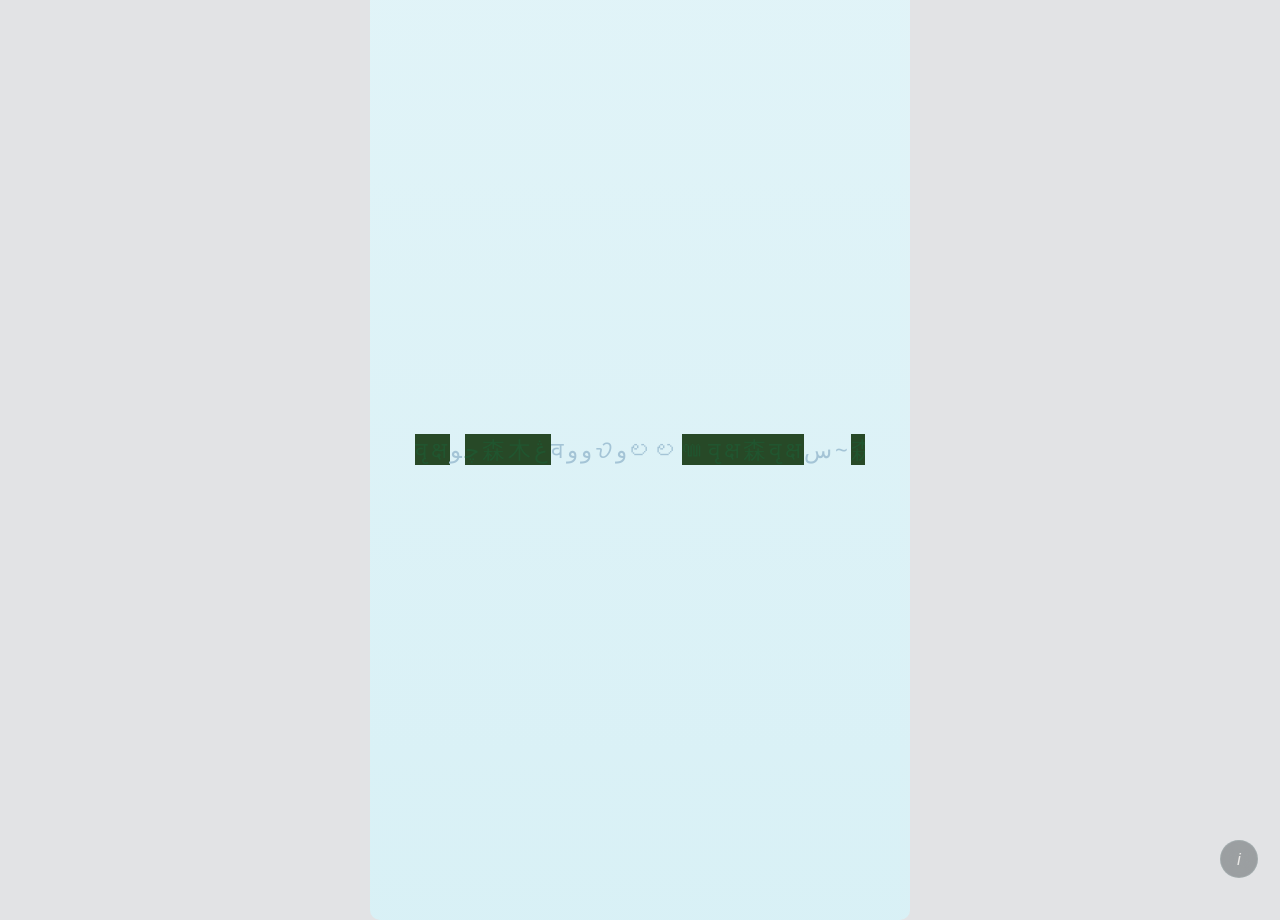
<file: index.html>
<!DOCTYPE html>
<html lang="en">
<head>
<meta charset="UTF-8">
<meta name="viewport" content="width=device-width, initial-scale=1">

<link rel="preconnect" href="https://fonts.googleapis.com">
<link rel="preconnect" href="https://fonts.gstatic.com" crossorigin>
<link href="https://fonts.googleapis.com/css2?family=Noto+Sans:wght@100..900&display=swap" rel="stylesheet">
<link href="https://fonts.googleapis.com/css2?family=Noto+Sans+Tagalog&display=swap" rel="stylesheet">

    <script src="glyphData.js"></script>
    <script src="translationModule.js"></script>
    <script src="backgroundManager.js"></script>
    <script src="lineGenerator.js"></script>
    <title>Insulae Incognita</title>
    <style>
@font-face {
    font-family: 'Noto Sans';
    src:
        url('./fonts/NotoSans-VariableFont_wdth,wght.ttf') format('truetype-variations'),
        url('https://fonts.gstatic.com/s/notosans/v40/o-0IIpQlx3QUlC5A4PNr5TR1l1ldS4f3.woff2') format('woff2');
    font-weight: 100 900;
    font-stretch: 62.5% 100%;
}
@font-face {
    font-family: 'Noto Sans Tagalog';
    src:
        url('./fonts/NotoSansTagalog-Regular.ttf') format('truetype'),
        url('https://fonts.gstatic.com/s/notosanstagalog/v20/Y4GaaLOX1SKvB-x5zEpGOIv8uPr5YxUC.woff2') format('woff2');
    font-weight: 400;
    font-style: normal;
}

body {
    margin: 0;
    padding: 0;
    overflow: hidden;
    font-family: 'Noto Sans', 'Noto Sans Tagalog', sans-serif;
    display: flex;
    justify-content: center;
    align-items: center;
    height: 100vh;
    transition: background-color 1s ease;
}
#terminal {
    font-size: 2.5vmin;
    line-height: 1;
    letter-spacing: 3px;
    text-align: center;
    white-space: pre;
    padding: 20px;
    border-radius: 10px;
    width: 100%;
    height: 100%;
    display: flex;
    justify-content: center;
    align-items: center;
    transition: background-color 1s ease;
    max-width: 500px;
    white-space: nowrap;
    overflow: hidden;
}
#terminal-content {
    max-width: 90%;
    max-height: 90%;
    overflow: hidden;
    line-height: 0.3;
}

/* ============ Insulae Incognita - info overlay (#ii-) ============ */
:root {
    --ii-surface: hsla(192, 30%, 8%, 0.55);
    --ii-border:  hsla(176, 30%, 72%, 0.20);
    --ii-text:    hsl(42, 20%, 92%);
    --ii-muted:   hsla(42, 14%, 88%, 0.62);
    --ii-accent:  hsl(54, 58%, 64%);
    --ii-ease:    cubic-bezier(0.22, 1, 0.36, 1);
}
#ii-ui {
    position: fixed; inset: 0; z-index: 9999;
    pointer-events: none;
    font-family: 'Noto Sans', 'Noto Sans Tagalog', sans-serif;
}
#ii-ui * { box-sizing: border-box; }

/* --- toggle --- */
#ii-toggle {
    pointer-events: auto;
    position: absolute; right: 22px; bottom: 22px;
    width: 38px; height: 38px;
    display: grid; place-items: center;
    border-radius: 50%;
    border: 1px solid var(--ii-border);
    background: var(--ii-surface);
    -webkit-backdrop-filter: blur(10px) saturate(1.15);
    backdrop-filter: blur(10px) saturate(1.15);
    color: var(--ii-text);
    cursor: pointer;
    opacity: 0.6;
    transition: opacity .45s var(--ii-ease), border-color .45s var(--ii-ease),
                transform .45s var(--ii-ease);
}
#ii-toggle:hover, #ii-toggle:focus-visible {
    opacity: 1; border-color: var(--ii-accent); outline: none;
    transform: translateY(-1px);
}
#ii-toggle .ii-i { font-style: italic; font-size: 17px; line-height: 1; }
#ii-ui.ii-idle #ii-toggle { opacity: 0; }   /* fades when the cursor is idle */

/* --- panel --- */
#ii-panel {
    pointer-events: auto;
    position: absolute; right: 22px; bottom: 72px;
    width: min(340px, calc(100vw - 44px));
    padding: 22px 22px 20px;
    border-radius: 14px;
    border: 1px solid var(--ii-border);
    background: var(--ii-surface);
    -webkit-backdrop-filter: blur(16px) saturate(1.2);
    backdrop-filter: blur(16px) saturate(1.2);
    box-shadow: 0 18px 50px -18px hsla(192, 40%, 4%, 0.7);
    color: var(--ii-text);
    opacity: 0; transform: translateY(10px);
    pointer-events: none;
    transition: opacity .5s var(--ii-ease), transform .5s var(--ii-ease);
}
#ii-ui.ii-open #ii-panel {
    opacity: 1; transform: translateY(0); pointer-events: auto;
}
#ii-close {
    position: absolute; top: 12px; right: 14px;
    background: none; border: none; color: var(--ii-muted);
    font-size: 20px; line-height: 1; cursor: pointer; padding: 4px;
    transition: color .3s var(--ii-ease);
}
#ii-close:hover, #ii-close:focus-visible { color: var(--ii-accent); outline: none; }
#ii-panel .ii-eyebrow {
    margin: 0 0 10px; font-size: 10px; letter-spacing: .22em;
    text-transform: uppercase; color: var(--ii-accent);
}
#ii-panel .ii-title {
    margin: 0; font-size: 22px; font-weight: 600; line-height: 1.15;
}
#ii-panel .ii-artist {
    margin: 4px 0 0; font-size: 13px; font-style: italic; color: var(--ii-muted);
}
#ii-panel .ii-desc {
    margin: 16px 0 0; font-size: 13px; line-height: 1.6; opacity: .92;
}
#ii-panel .ii-gloss {
    margin: 14px 0 0; font-size: 14px; letter-spacing: .04em; color: var(--ii-muted);
}
#ii-panel .ii-gloss b { color: var(--ii-accent); font-weight: 500; padding: 0 2px; }
#ii-panel .ii-rule { height: 1px; background: var(--ii-border); border: 0; margin: 18px 0 14px; }
#ii-panel .ii-links { display: flex; gap: 18px; }
#ii-panel .ii-links a {
    font-size: 12px; letter-spacing: .04em; color: var(--ii-text);
    text-decoration: none; padding-bottom: 2px;
    border-bottom: 1px solid var(--ii-border);
    transition: color .3s var(--ii-ease), border-color .3s var(--ii-ease);
}
#ii-panel .ii-links a:hover, #ii-panel .ii-links a:focus-visible {
    color: var(--ii-accent); border-color: var(--ii-accent); outline: none;
}
@media (prefers-reduced-motion: reduce) {
    #ii-toggle, #ii-panel, #ii-close, #ii-panel .ii-links a { transition: none; }
}
    </style>
</head>
<body>
<div id="terminal">
        <div id="terminal-content">
            <div id="terrain-layer"></div>
            <div id="clouds-layer"></div>
        </div>
    </div>

<!-- ============ Insulae Incognita - info overlay ============ -->
<div id="ii-ui">
    <aside id="ii-panel" role="dialog" aria-modal="false" aria-labelledby="ii-title-h" hidden>
        <button id="ii-close" type="button" aria-label="Close">&times;</button>
        <p class="ii-eyebrow">generative visual poem</p>
        <h1 class="ii-title" id="ii-title-h">Insulae Incognita</h1>
        <p class="ii-artist">xyh tamura</p>
        <p class="ii-desc">An archipelago written line by line from scripts once carried
        across the precolonial waters around Manila &mdash; Baybayin, Hanzi, Jawi, Kana,
        Devanagari, and their Unicode descendants. Language is the land and sea: a terrain
        that mutates as words translate into one another, never the same twice. A
        counter-map to <i>terra nullius</i> &mdash; islands that refuse to be fully known.</p>
        <p class="ii-gloss">&#x6728; <b>&rarr;</b> &#x1709;&#x1713;&#x1708;&#x1713;
        &nbsp;&middot;&nbsp; &#x6797; <b>&rarr;</b> &#x1704;&#x1713;&#x170A;&#x1706;&#x1714;</p>
        <hr class="ii-rule">
        <nav class="ii-links">
            <a href="about/">Documentation</a>
            <a href="https://xyhtamura.github.io/insulaeincognita/" target="_blank" rel="noopener">Live &#8599;</a>
        </nav>
    </aside>
    <button id="ii-toggle" type="button" aria-label="About this work"
            aria-expanded="false" aria-controls="ii-panel">
        <span class="ii-i" aria-hidden="true">i</span>
    </button>
</div>

<script>
    // --- Constants and DOM Elements ---
    const COLS = 30;
    const MAX_LINES = 30;
    const GENERATION_INTERVAL = 1000;
    const container = document.getElementById('terminal-content');

    // --- Module Initialization ---
    const lineGenerator = new LineGenerator(COLS);
    const background = new BackgroundManager();
    const translator = new TranslationEngine();

    // --- Helper function to build HTML from cell data ---
    function buildHTMLFromData(data) {
        return data.map(cell =>
            `<span class="${cell.className}">${cell.char}</span>`
        ).join('');
    }

    // --- Main Loop ---
    setInterval(() => {
        // --- 1. MUTATE EXISTING LINES ---
        for (const lineP of container.children) {
            let currentLineData = Array.from(lineP.children).map(span => {
                return { char: span.textContent, className: span.className };
            });
            const originalLength = currentLineData.length;
            const mutatedLineData = translator.translateLineData(currentLineData);
            if (mutatedLineData.length !== originalLength) {
                lineP.innerHTML = buildHTMLFromData(mutatedLineData);
            }
        }
        // --- 2. GENERATE ONE NEW LINE ---
        const newLineData = lineGenerator.generateNewLine();
        const newP = document.createElement('p');
        newP.innerHTML = buildHTMLFromData(newLineData);
        container.prepend(newP);
        // --- 3. MAINTAIN SCREEN SIZE ---
        if (container.children.length > MAX_LINES) {
            container.lastElementChild.remove();
        }
    }, GENERATION_INTERVAL);

    // --- Smooth Animation Loop ---
    function animationLoop() {
        background.update();
        requestAnimationFrame(animationLoop);
    }

    // --- Start Everything ---
    animationLoop();

    /* ============ Insulae Incognita - info overlay ============ */
    (function () {
        const SHOW_UI      = true;   // set false for the clean installation build
        const IDLE_FADE_MS = 4000;   // toggle fades after this idle time (0 = never)
        if (!SHOW_UI) return;

        const ui     = document.getElementById('ii-ui');
        const toggle = document.getElementById('ii-toggle');
        const panel  = document.getElementById('ii-panel');
        const closeB = document.getElementById('ii-close');

        panel.hidden = false;                       // CSS opacity now controls visibility
        panel.setAttribute('aria-hidden', 'true');

        const isOpen = () => ui.classList.contains('ii-open');

        function open() {
            ui.classList.add('ii-open');
            ui.classList.remove('ii-idle');
            toggle.setAttribute('aria-expanded', 'true');
            panel.setAttribute('aria-hidden', 'false');
            clearTimeout(idleTimer);
            closeB.focus();
        }
        function close() {
            ui.classList.remove('ii-open');
            toggle.setAttribute('aria-expanded', 'false');
            panel.setAttribute('aria-hidden', 'true');
            if (panel.contains(document.activeElement)) toggle.focus();
            scheduleIdle();
        }

        toggle.addEventListener('click', e => { e.stopPropagation(); isOpen() ? close() : open(); });
        closeB.addEventListener('click', close);
        document.addEventListener('keydown', e => { if (e.key === 'Escape' && isOpen()) close(); });
        document.addEventListener('click', e => { if (isOpen() && !panel.contains(e.target)) close(); });

        let idleTimer;
        function scheduleIdle() {
            if (!IDLE_FADE_MS) return;
            clearTimeout(idleTimer);
            idleTimer = setTimeout(() => { if (!isOpen()) ui.classList.add('ii-idle'); }, IDLE_FADE_MS);
        }
        ['mousemove', 'pointerdown', 'touchstart', 'keydown'].forEach(ev =>
            window.addEventListener(ev, () => { ui.classList.remove('ii-idle'); scheduleIdle(); }, { passive: true })
        );
        scheduleIdle();
    })();
</script>
</body>
</html>
</file>
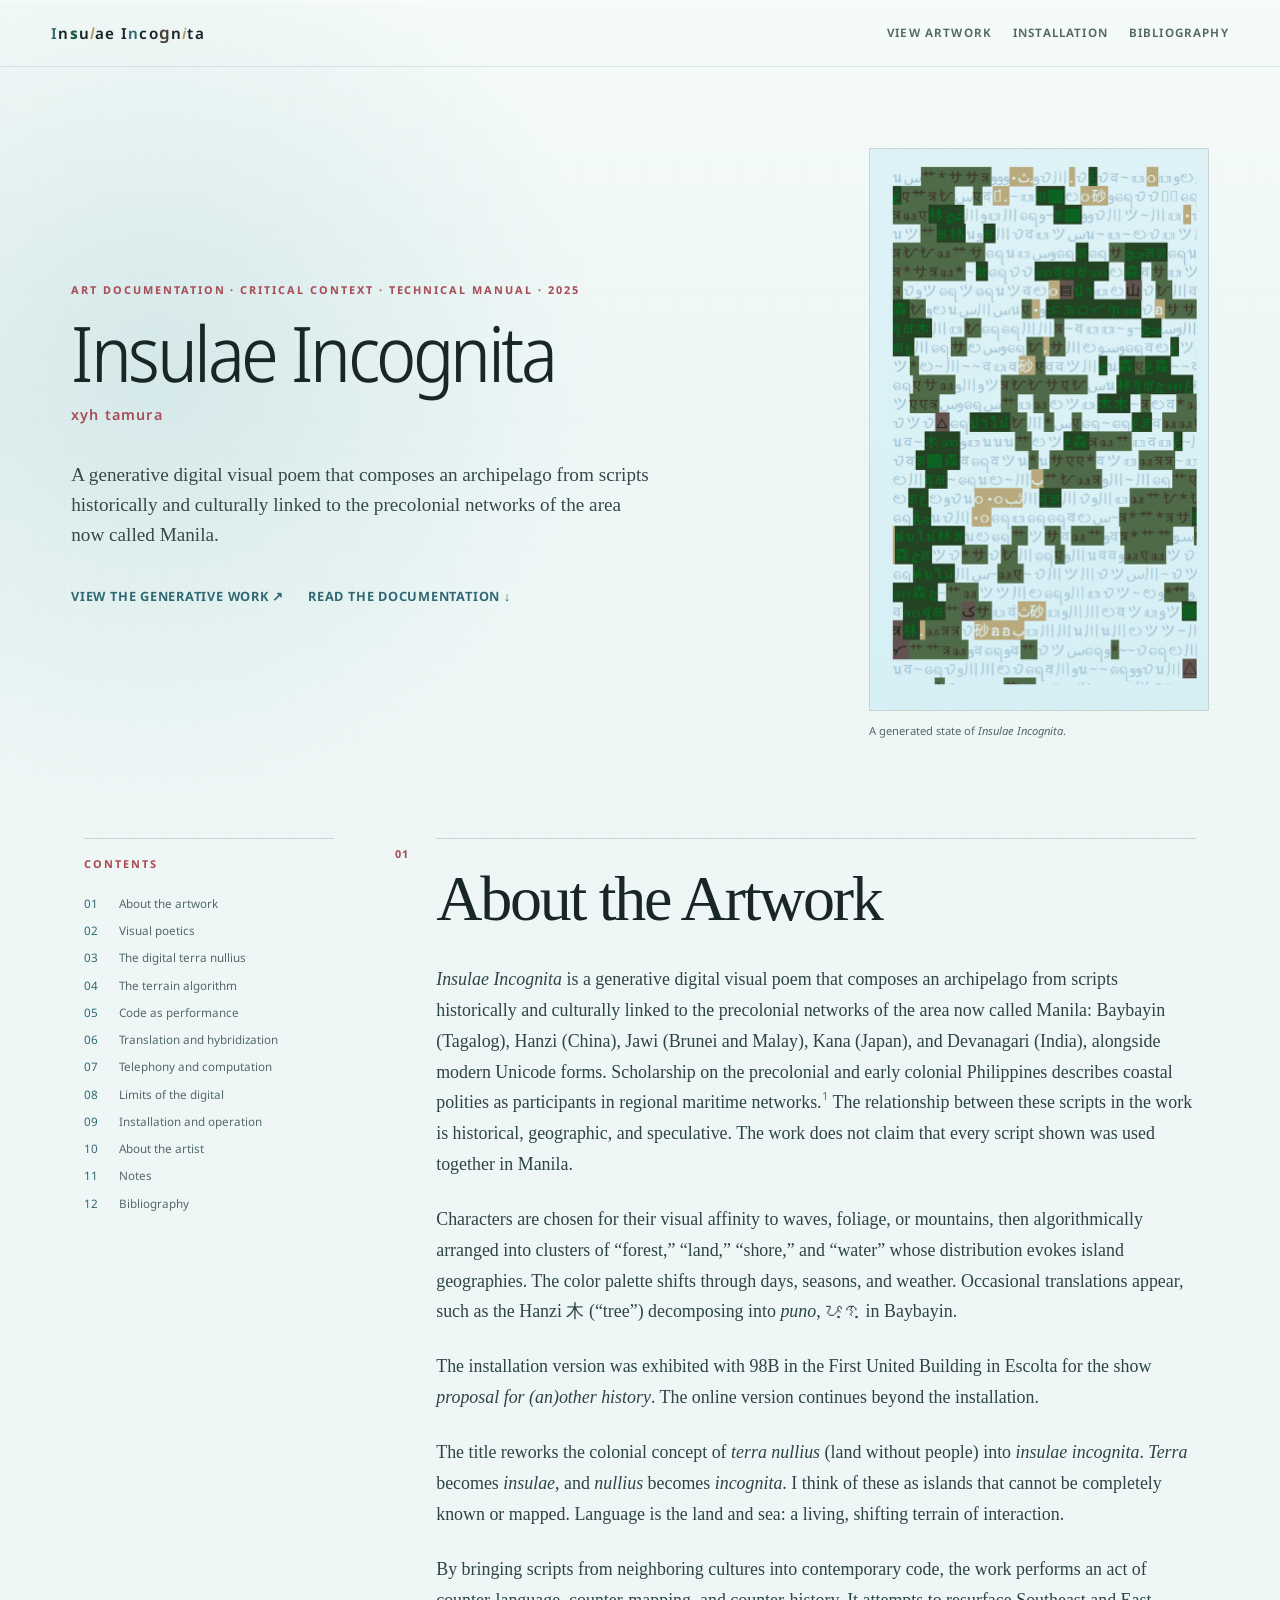
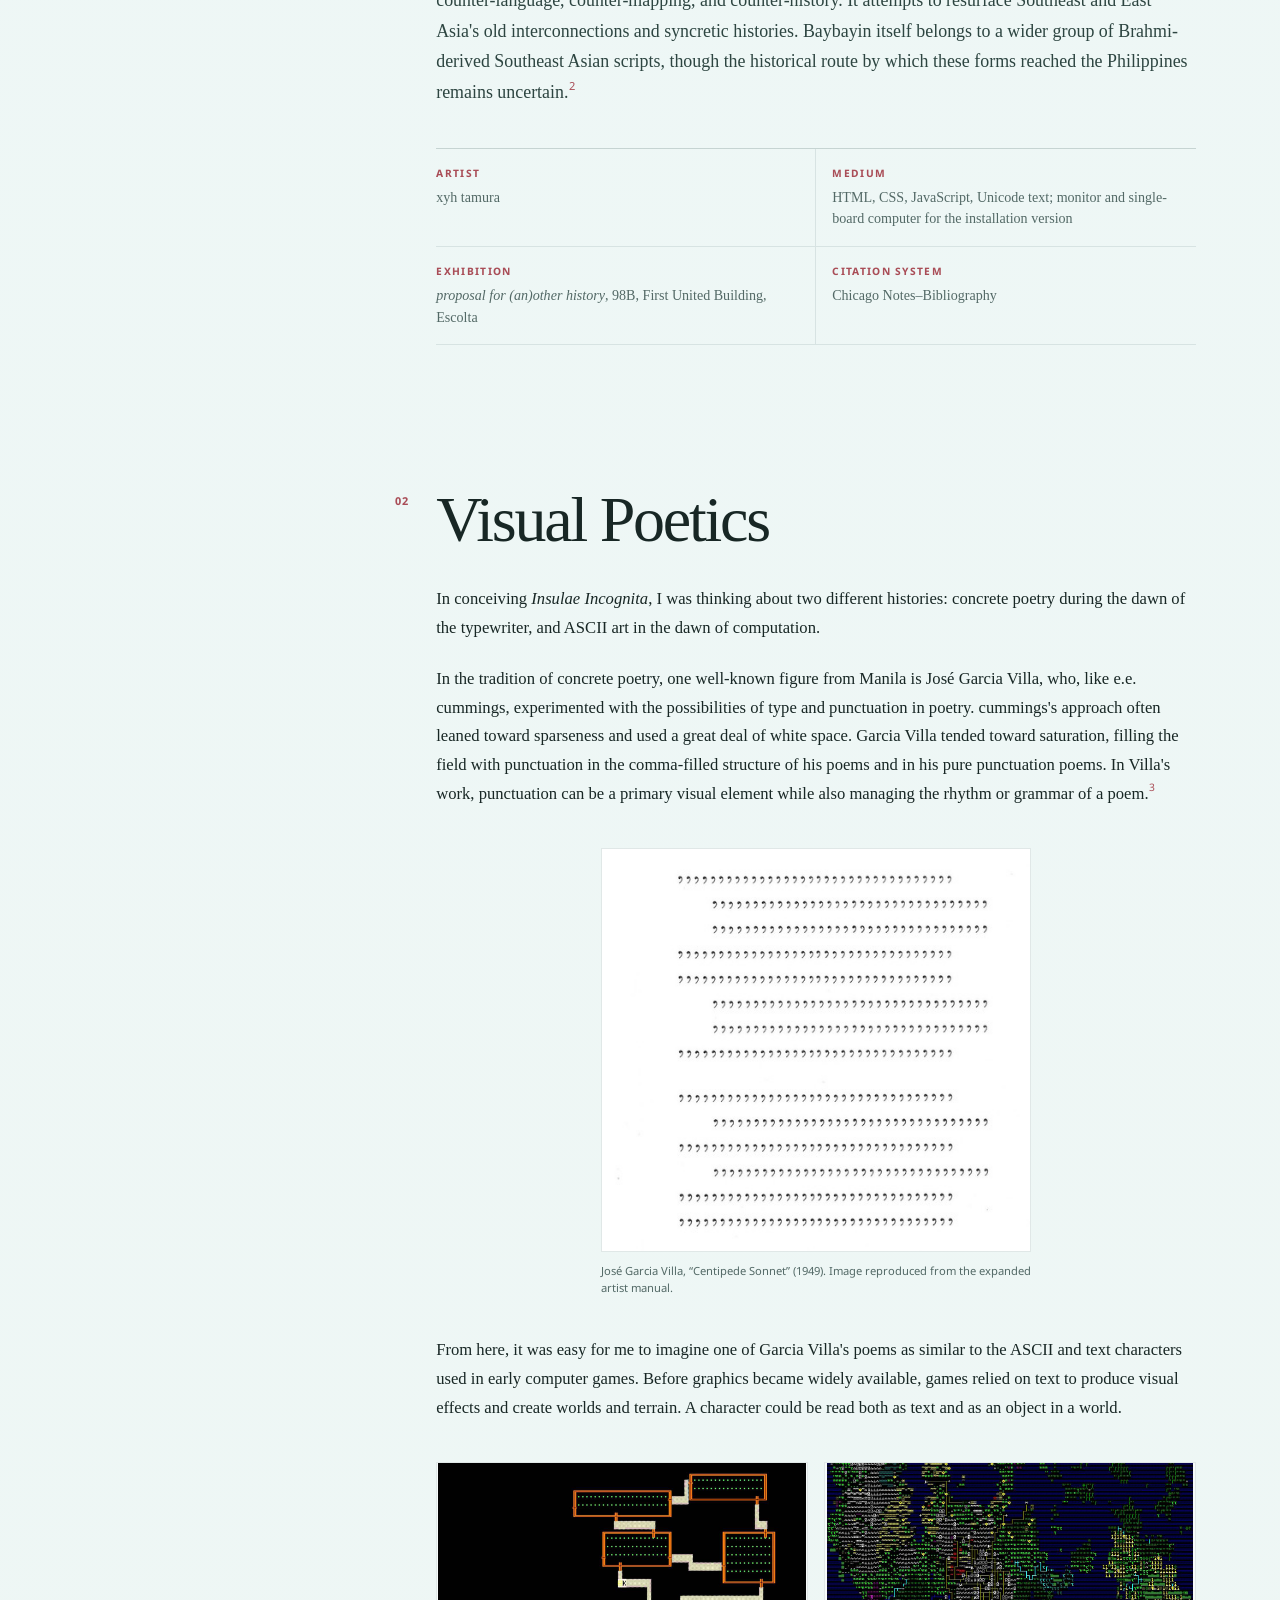
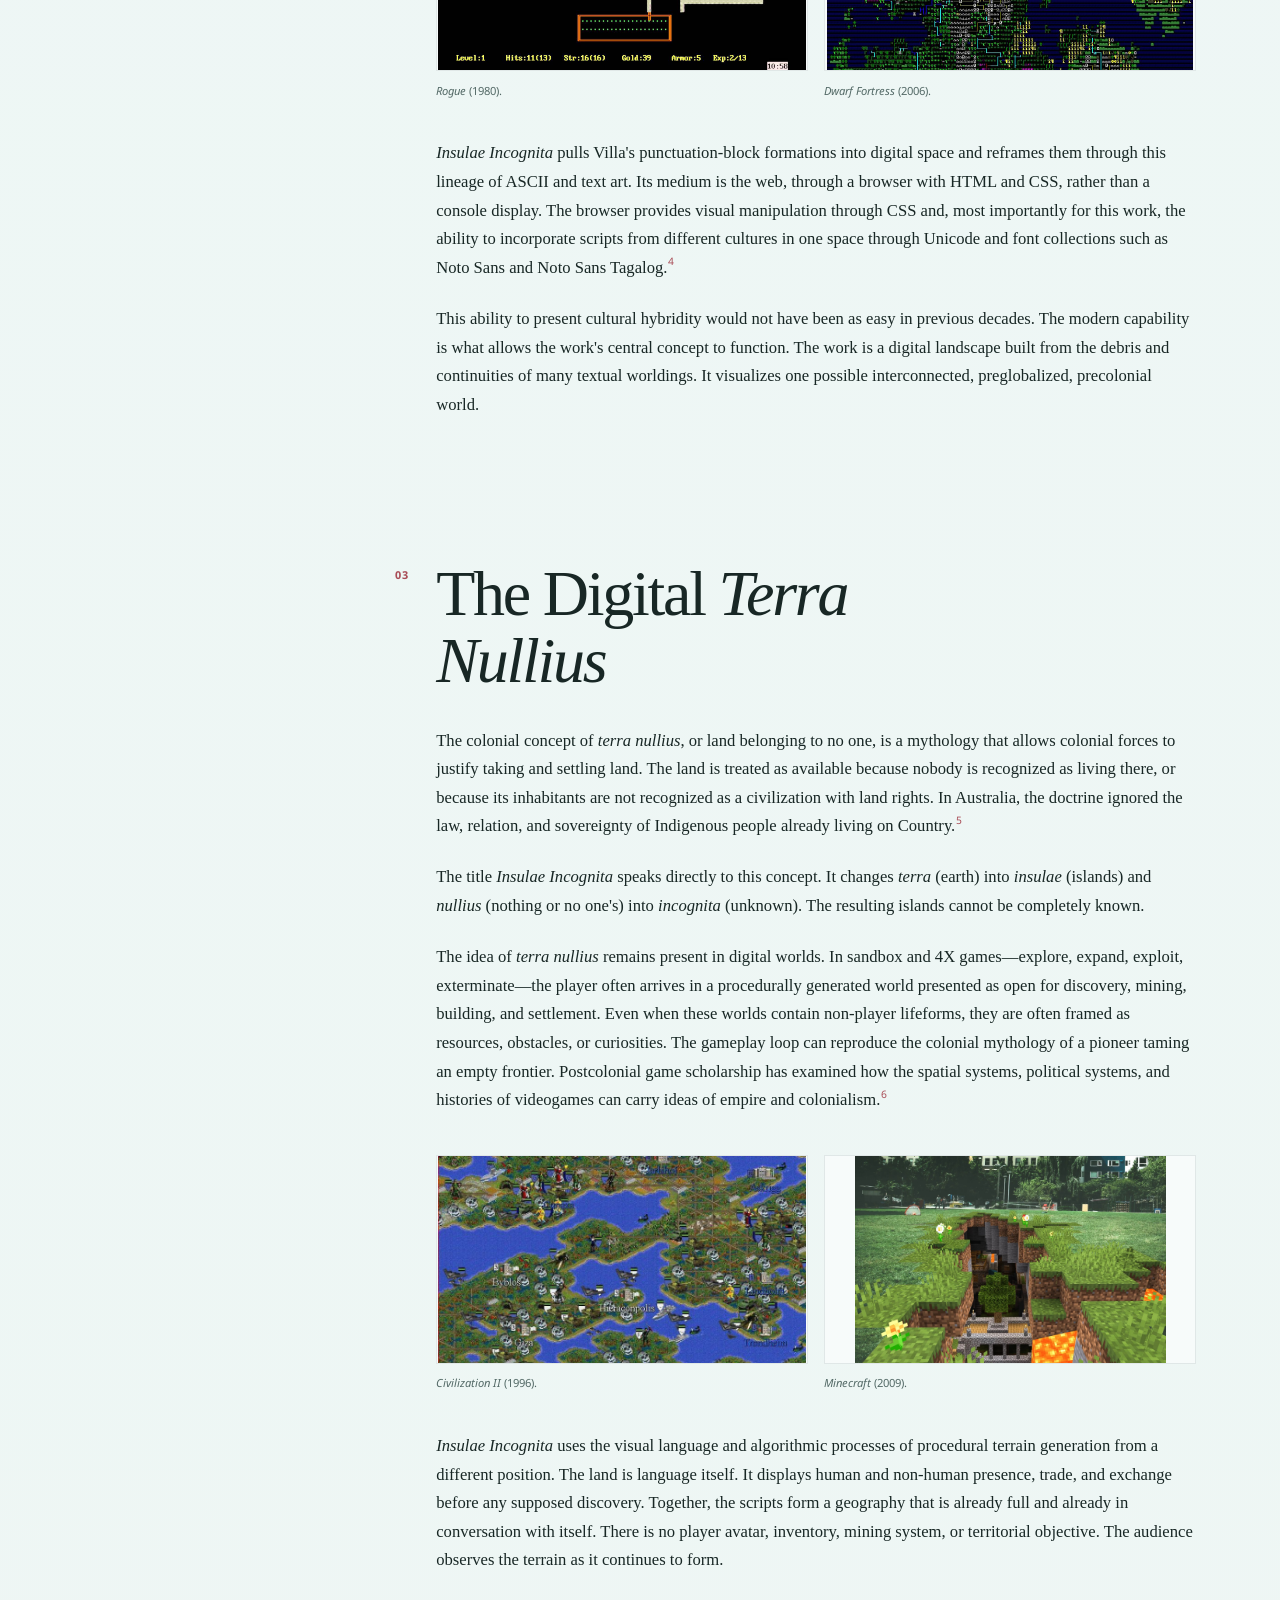
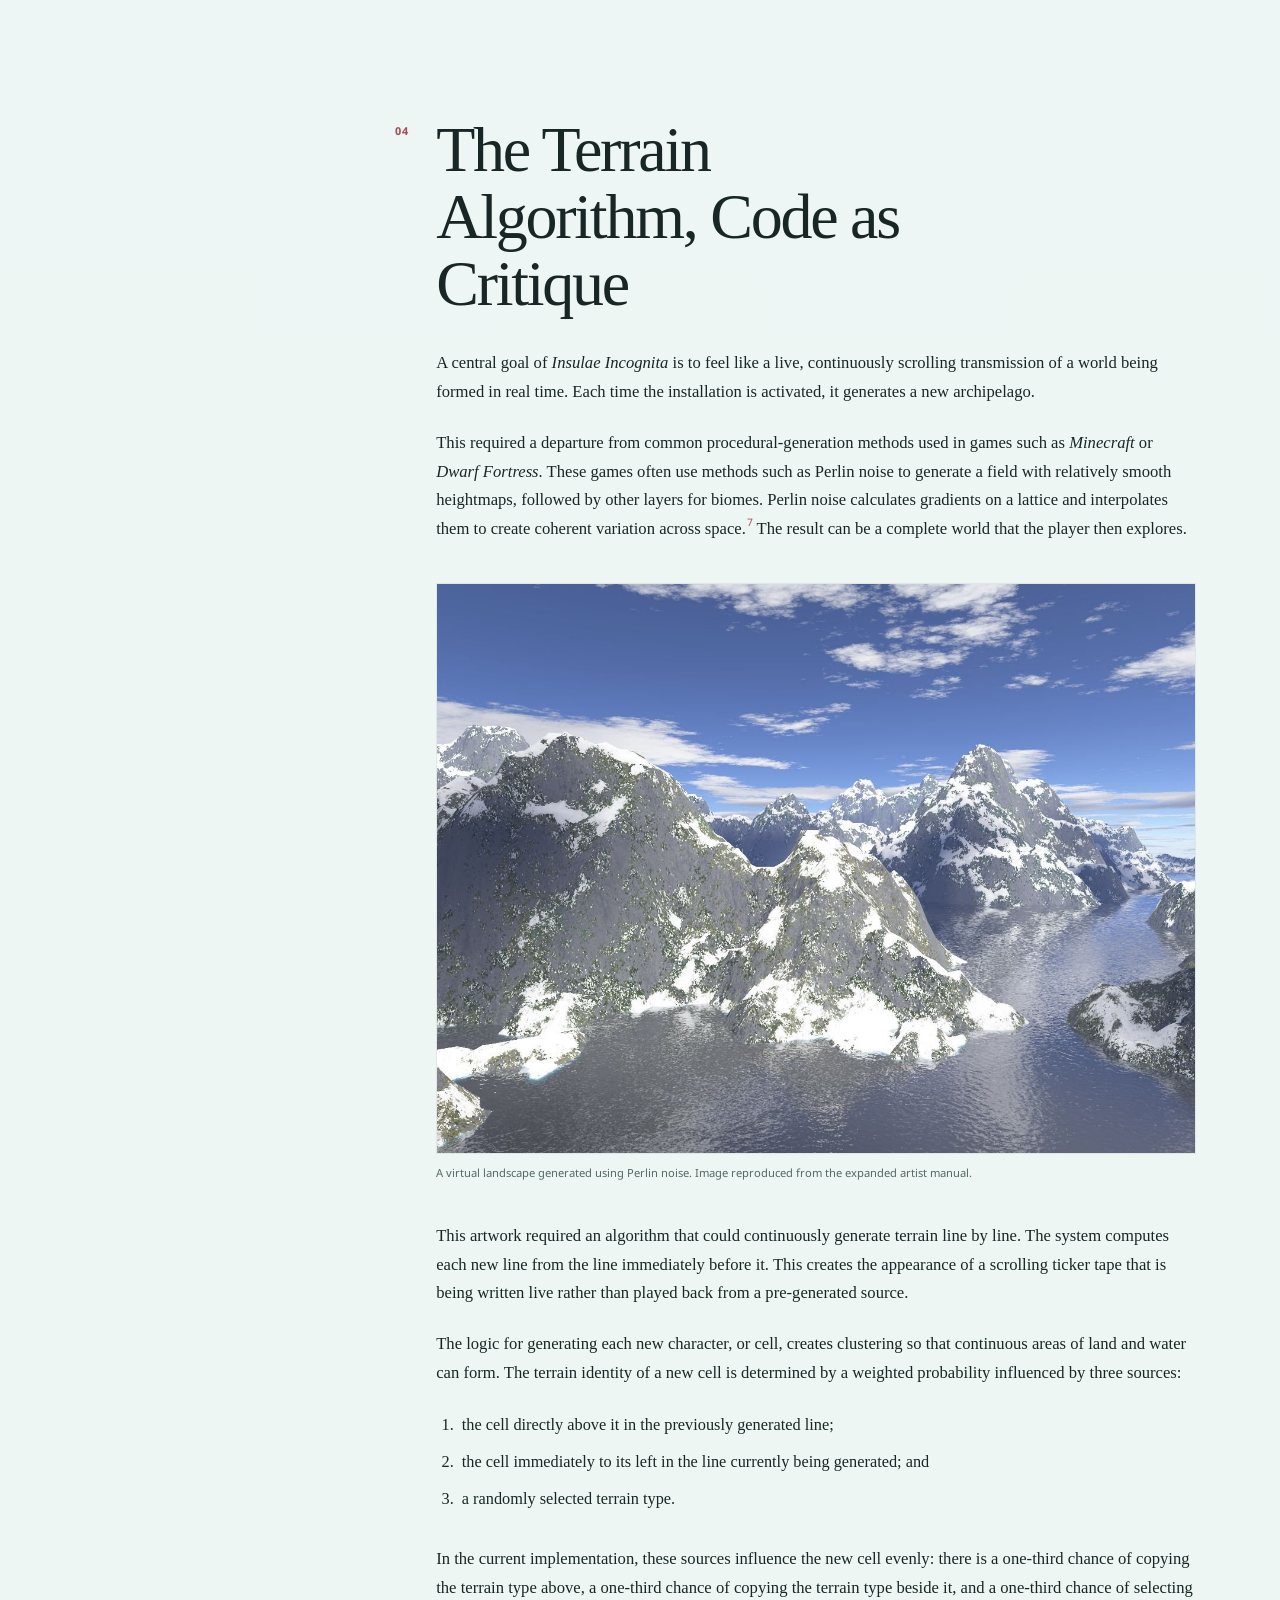
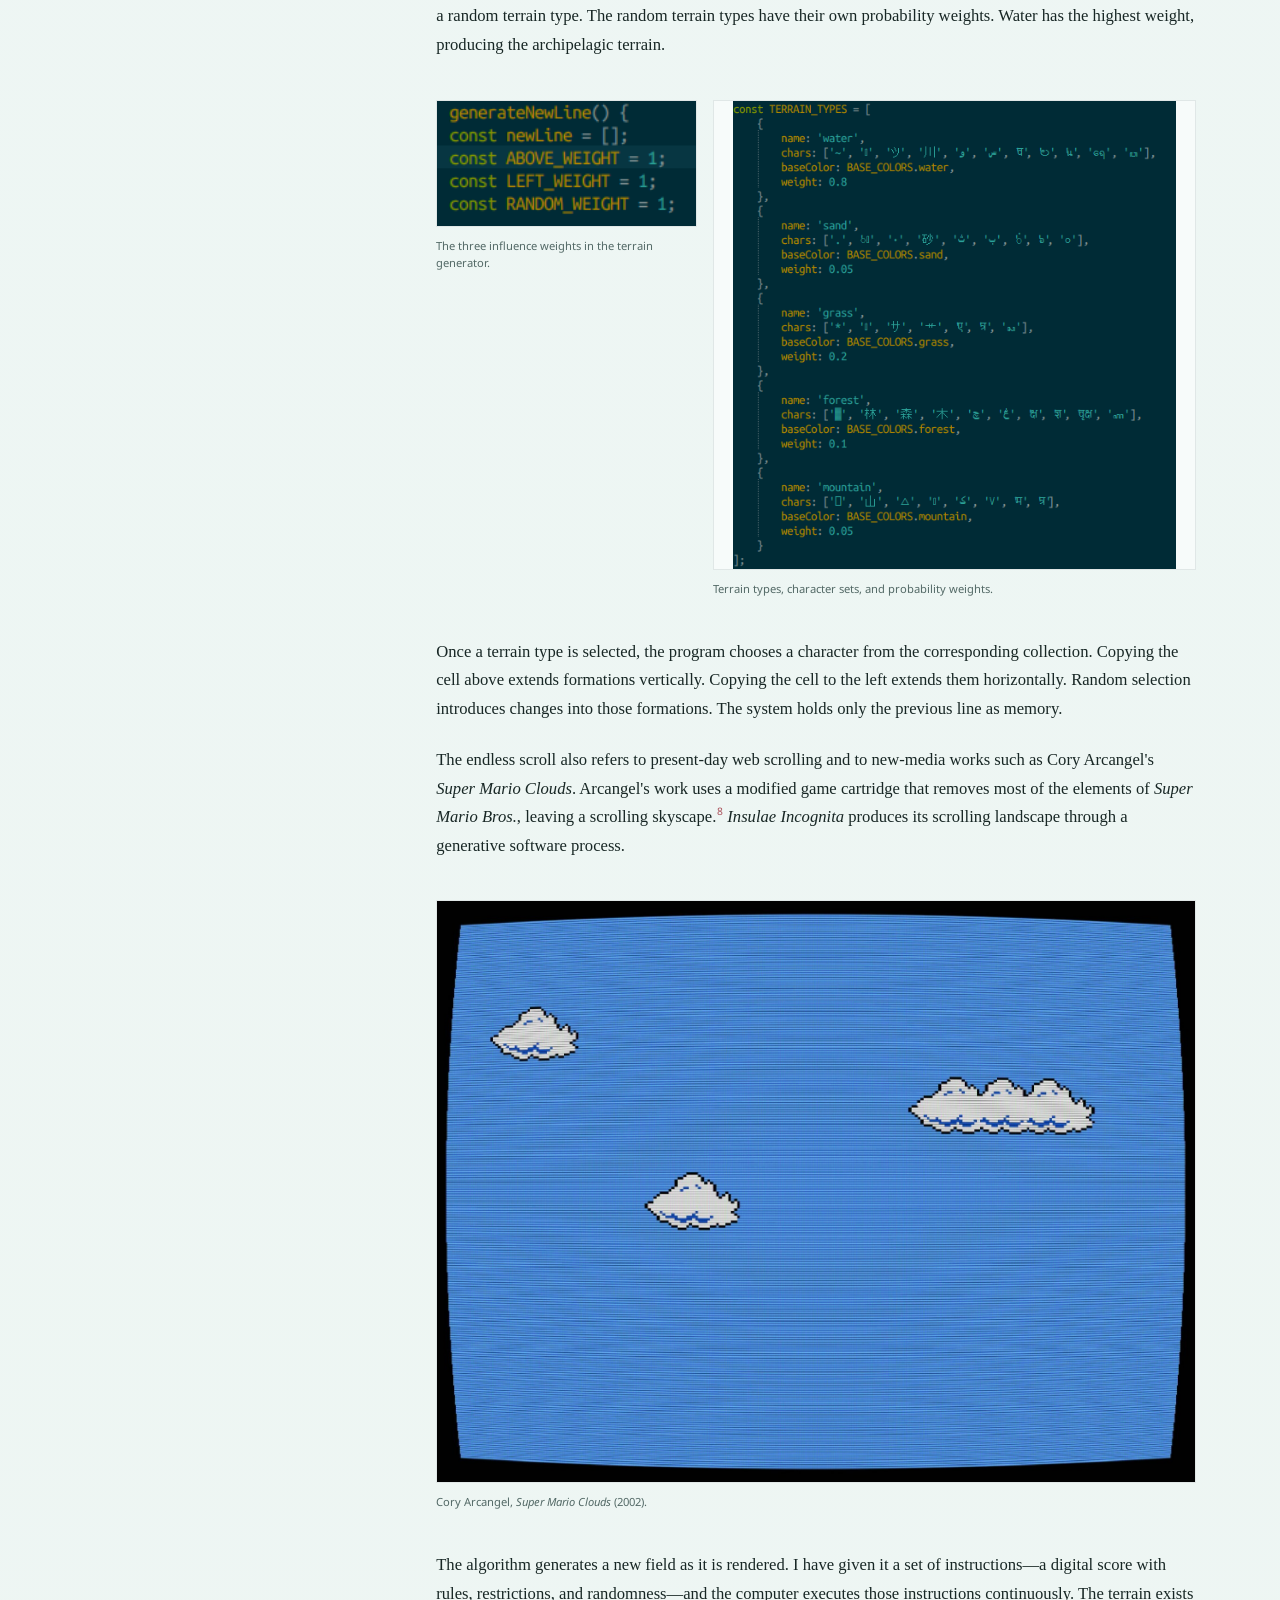
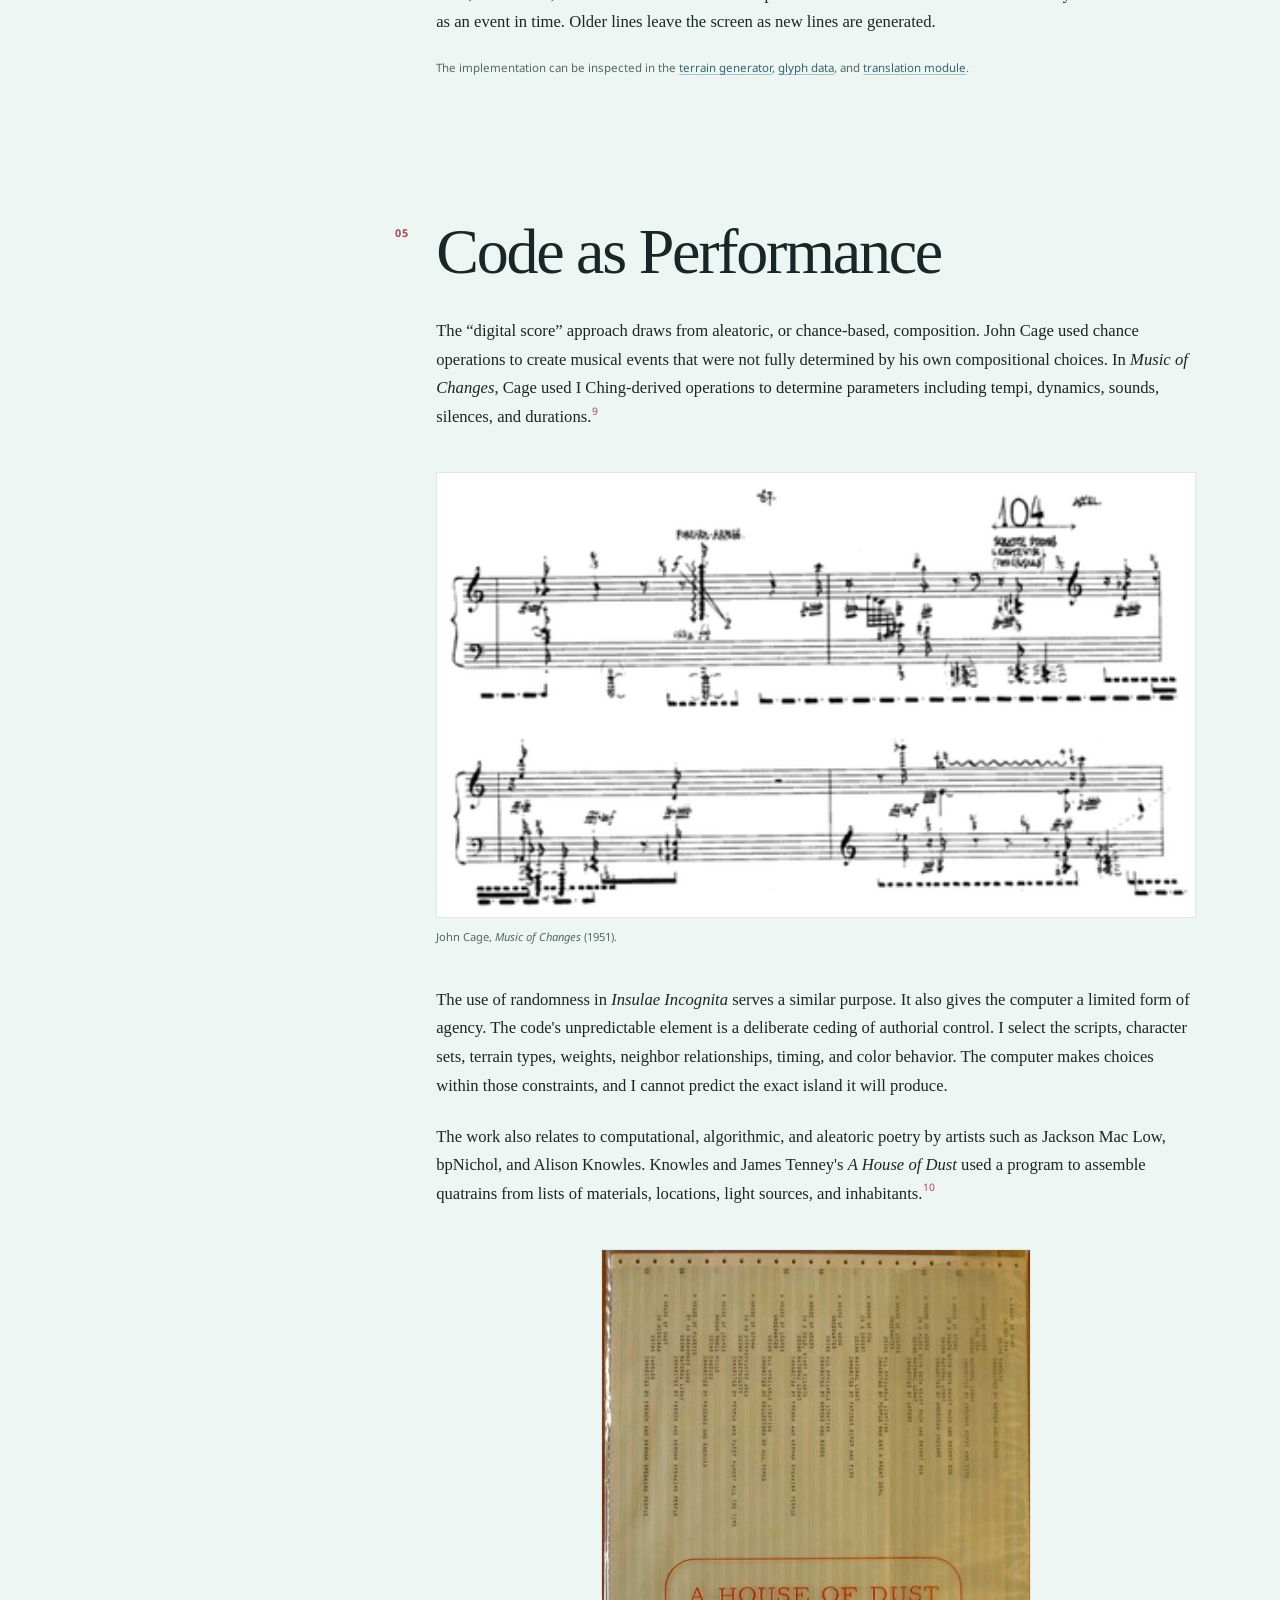
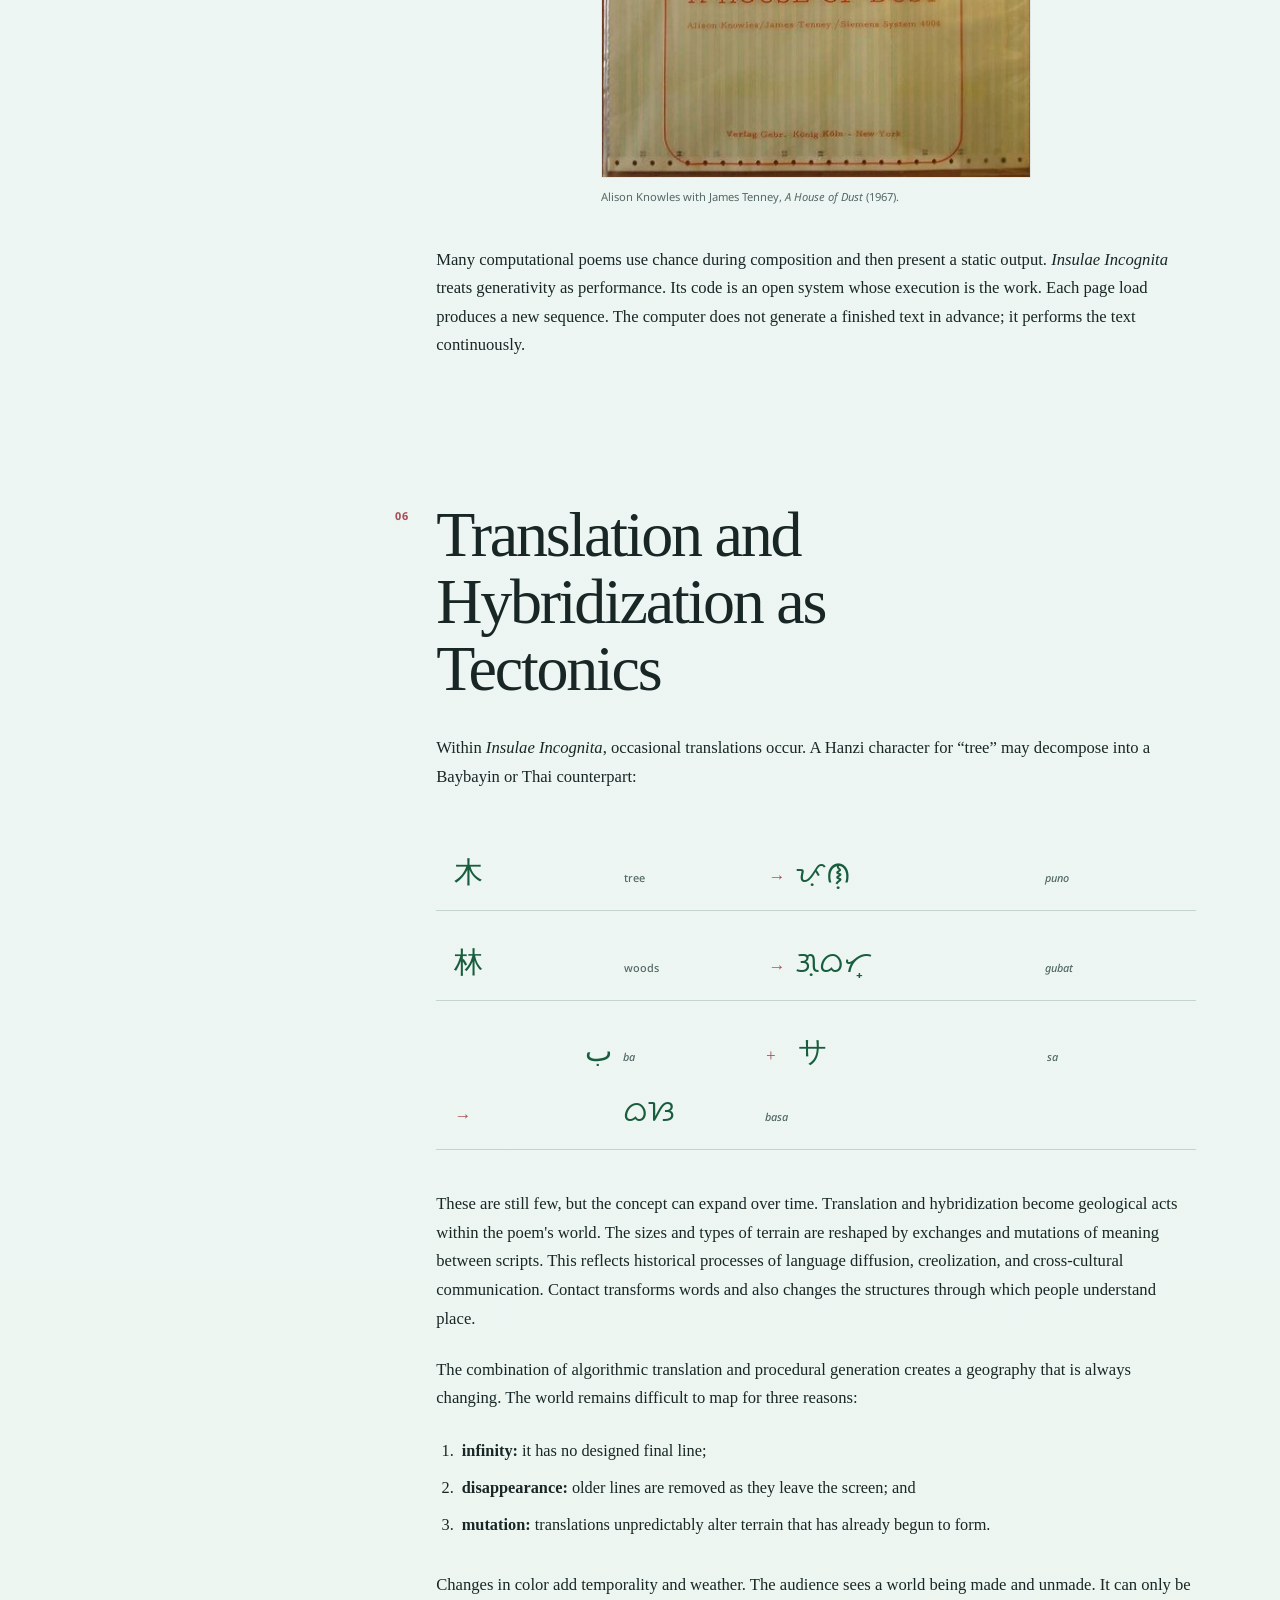
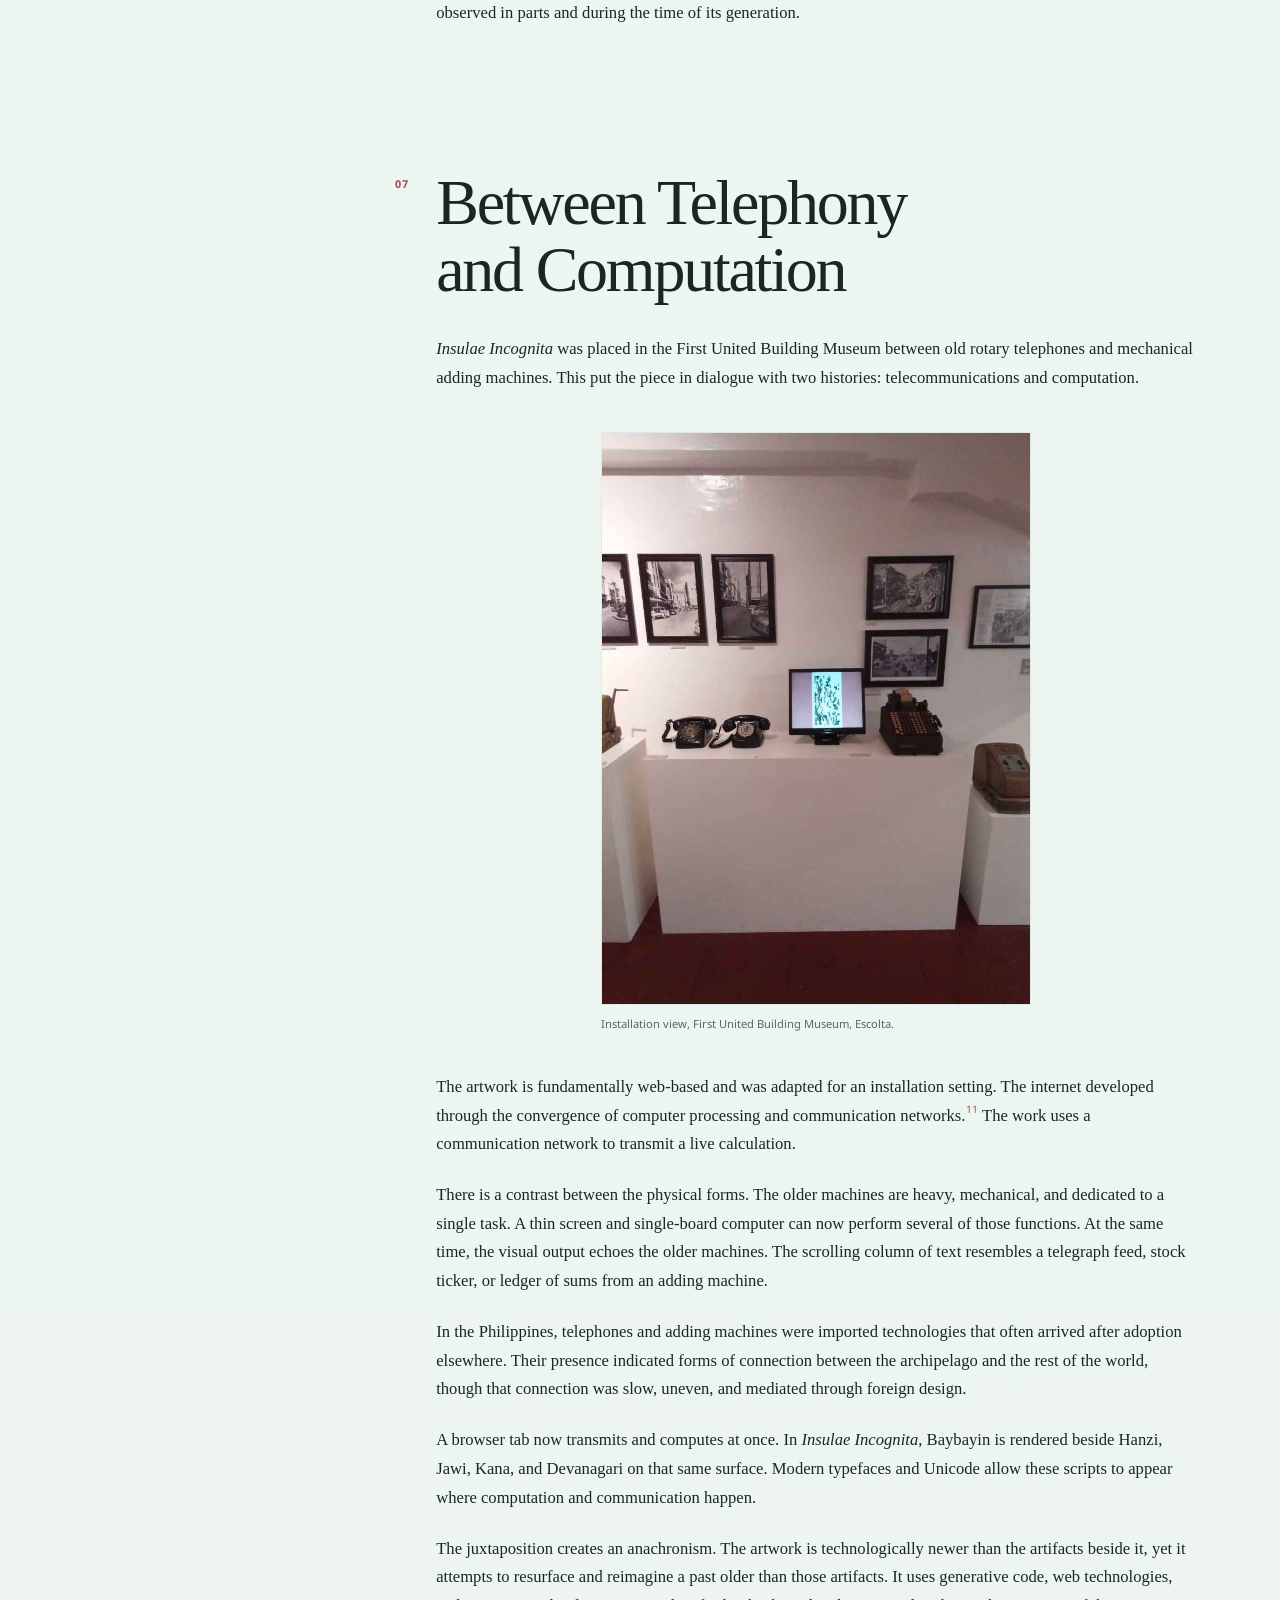
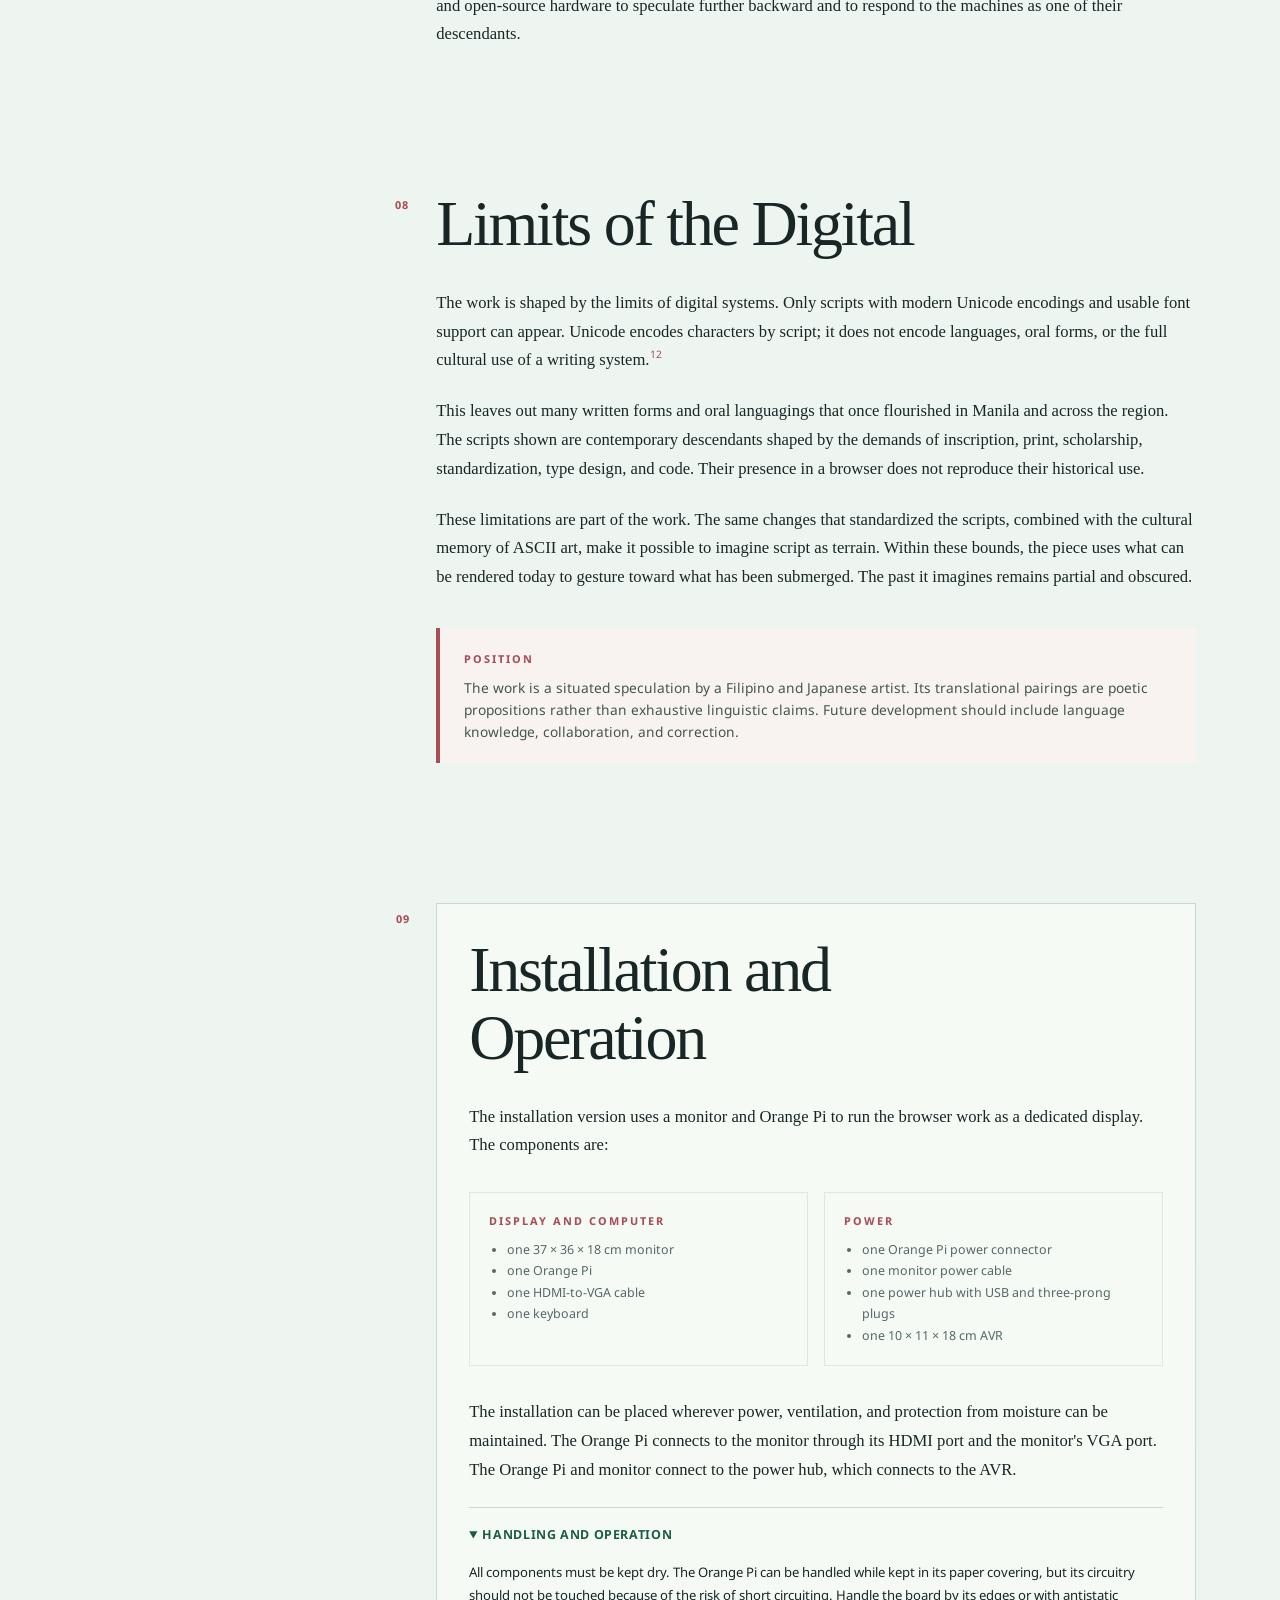
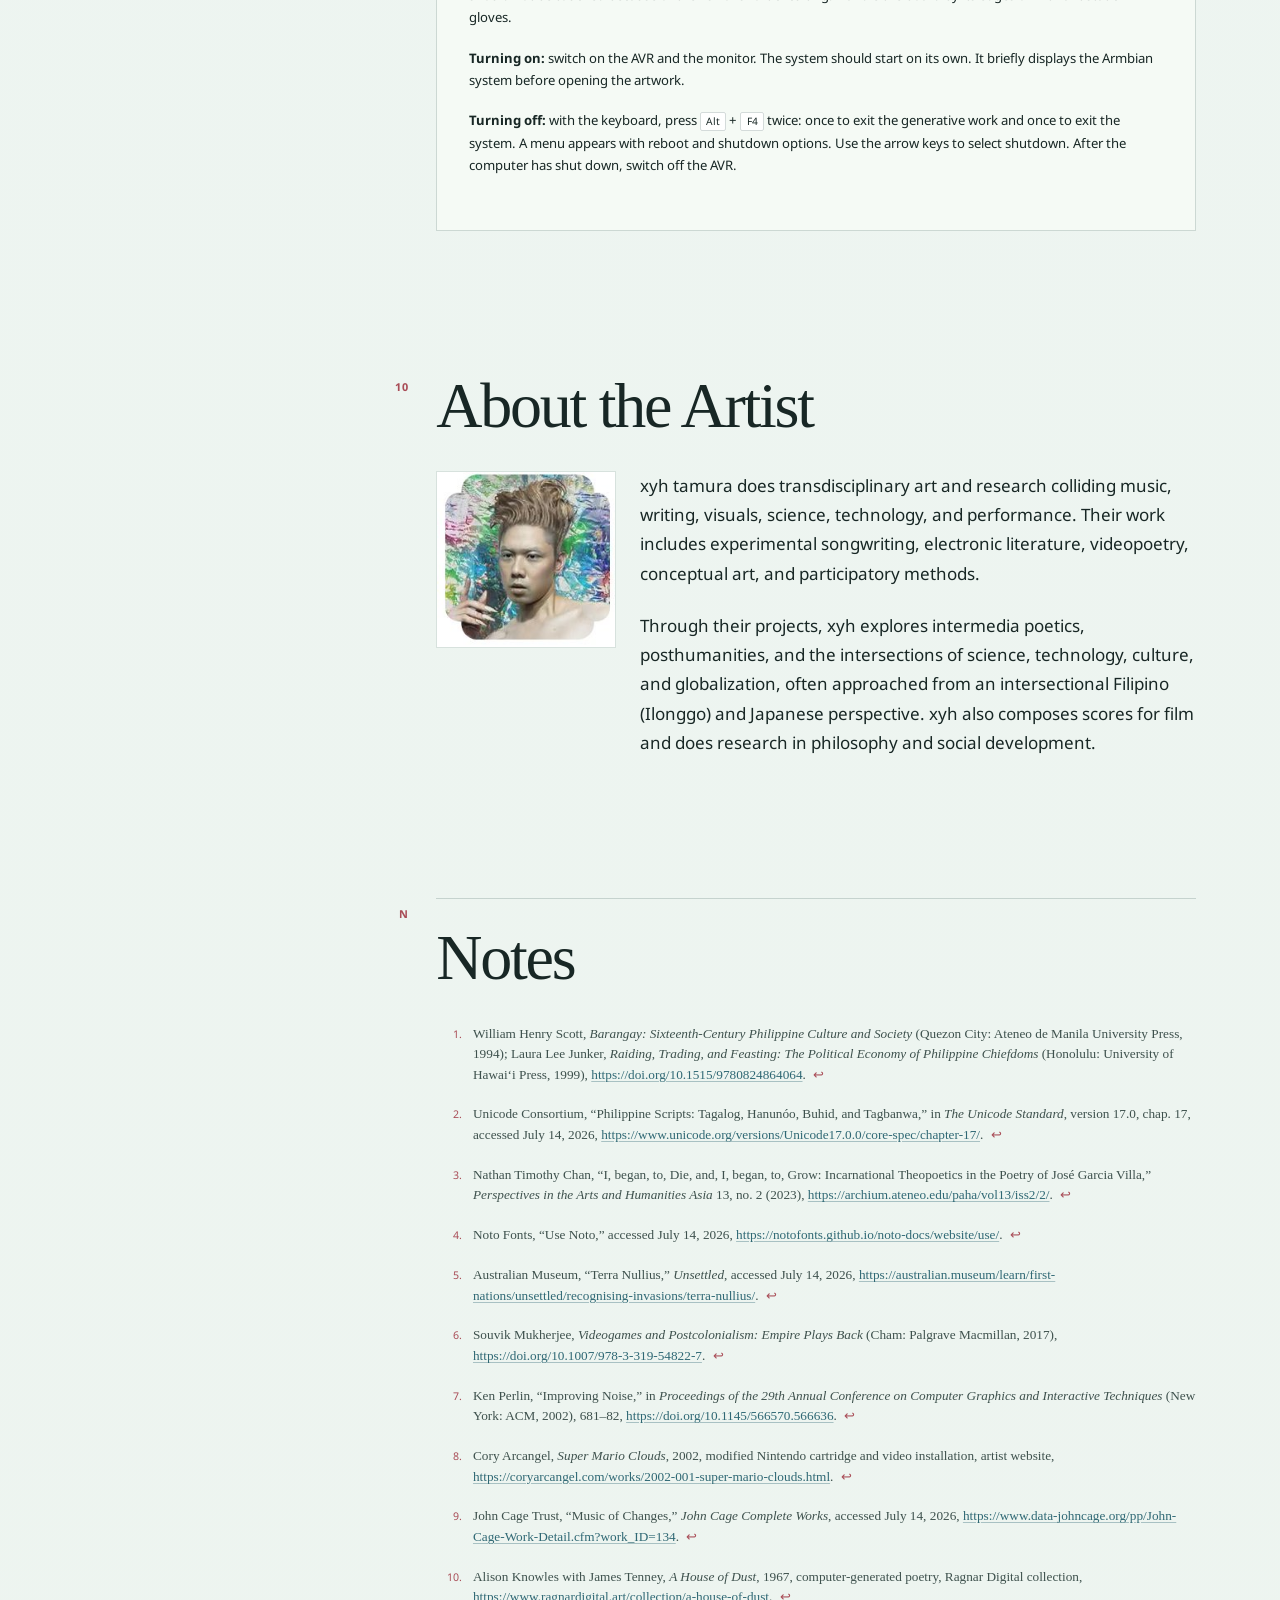
<file: about/index.html>
<!doctype html>
<html lang="en">
<head>
  <meta charset="utf-8">
  <meta name="viewport" content="width=device-width, initial-scale=1">
  <meta name="description" content="Art documentation, critical context, and technical manual for xyh tamura's Insulae Incognita, a generative visual poem composed from multiple writing systems.">
  <meta name="author" content="xyh tamura">
  <meta name="citation_title" content="Insulae Incognita: Art Documentation, Critical Context, and Technical Manual">
  <meta name="citation_author" content="tamura, xyh">
  <meta name="citation_publication_date" content="2025">
  <meta property="og:title" content="Insulae Incognita — art documentation, critical context, and technical manual">
  <meta property="og:description" content="Documentation of the artwork, its critical and historical context, technical system, installation, and references.">
  <meta property="og:type" content="article">
  <meta property="og:url" content="https://xyhtamura.github.io/insulaeincognita/about/">
  <title>Art Documentation, Critical Context, and Technical Manual — Insulae Incognita</title>
  <link rel="stylesheet" href="style.css">
</head>
<body>
  <div class="reading-progress" aria-hidden="true"><span id="reading-progress-bar"></span></div>

  <header class="site-header">
    <a class="wordmark" href="../" aria-label="Return to Insulae Incognita">
      <span class="water">I</span>n<span class="forest">s</span>u<span class="sand">l</span>ae
      I<span class="water">n</span>co<span class="mountain">g</span>n<span class="sand">i</span>ta
    </a>
    <nav aria-label="Project navigation">
      <a href="../">View artwork</a>
      <a href="#installation">Installation</a>
      <a href="#bibliography">Bibliography</a>
    </nav>
  </header>

  <main>
    <section class="hero" aria-labelledby="page-title">
      <div class="hero-copy">
        <p class="kicker">art documentation · critical context · technical manual · 2025</p>
        <h1 id="page-title"><cite>Insulae Incognita</cite></h1>
        <p class="subtitle">xyh tamura</p>
        <p class="deck">A generative digital visual poem that composes an archipelago from scripts historically and culturally linked to the precolonial networks of the area now called Manila.</p>
        <div class="hero-actions">
          <a href="../">View the generative work <span aria-hidden="true">↗</span></a>
          <a href="#about">Read the documentation <span aria-hidden="true">↓</span></a>
        </div>
      </div>

      <figure class="hero-image">
        <img src="img/insulae-screen.png" alt="A generated Insulae Incognita landscape made from colored characters and blocks of multiple scripts." width="339" height="563">
        <figcaption>A generated state of <cite>Insulae Incognita</cite>.</figcaption>
      </figure>
    </section>

    <div class="paper-grid">
      <aside class="contents" aria-label="Contents">
        <p class="aside-label">Contents</p>
        <ol>
          <li><a href="#about">About the artwork</a></li>
          <li><a href="#visual-poetics">Visual poetics</a></li>
          <li><a href="#terra-nullius">The digital terra nullius</a></li>
          <li><a href="#algorithm">The terrain algorithm</a></li>
          <li><a href="#performance">Code as performance</a></li>
          <li><a href="#translation">Translation and hybridization</a></li>
          <li><a href="#telephony">Telephony and computation</a></li>
          <li><a href="#limits">Limits of the digital</a></li>
          <li><a href="#installation">Installation and operation</a></li>
          <li><a href="#artist">About the artist</a></li>
          <li><a href="#notes">Notes</a></li>
          <li><a href="#bibliography">Bibliography</a></li>
        </ol>
      </aside>

      <article class="exegesis">
        <section id="about" class="abstract">
          <p class="section-number">01</p>
          <h2>About the Artwork</h2>
          <p><cite>Insulae Incognita</cite> is a generative digital visual poem that composes an archipelago from scripts historically and culturally linked to the precolonial networks of the area now called Manila: Baybayin (Tagalog), Hanzi (China), Jawi (Brunei and Malay), Kana (Japan), and Devanagari (India), alongside modern Unicode forms. Scholarship on the precolonial and early colonial Philippines describes coastal polities as participants in regional maritime networks.<sup class="note-ref"><a id="ref-1" href="#note-1" aria-label="Note 1">1</a></sup> The relationship between these scripts in the work is historical, geographic, and speculative. The work does not claim that every script shown was used together in Manila.</p>

          <p>Characters are chosen for their visual affinity to waves, foliage, or mountains, then algorithmically arranged into clusters of “forest,” “land,” “shore,” and “water” whose distribution evokes island geographies. The color palette shifts through days, seasons, and weather. Occasional translations appear, such as the Hanzi 木 (“tree”) decomposing into <i>puno</i>, ᜉᜓᜈᜓ in Baybayin.</p>

          <p>The installation version was exhibited with 98B in the First United Building in Escolta for the show <cite>proposal for (an)other history</cite>. The online version continues beyond the installation.</p>

          <p>The title reworks the colonial concept of <i>terra nullius</i> (land without people) into <i>insulae incognita</i>. <i>Terra</i> becomes <i>insulae</i>, and <i>nullius</i> becomes <i>incognita</i>. I think of these as islands that cannot be completely known or mapped. Language is the land and sea: a living, shifting terrain of interaction.</p>

          <p>By bringing scripts from neighboring cultures into contemporary code, the work performs an act of counter-language, counter-mapping, and counter-history. It attempts to resurface Southeast and East Asia's old interconnections and syncretic histories. Baybayin itself belongs to a wider group of Brahmi-derived Southeast Asian scripts, though the historical route by which these forms reached the Philippines remains uncertain.<sup class="note-ref"><a id="ref-2" href="#note-2" aria-label="Note 2">2</a></sup></p>

          <dl class="metadata">
            <div><dt>Artist</dt><dd>xyh tamura</dd></div>
            <div><dt>Medium</dt><dd>HTML, CSS, JavaScript, Unicode text; monitor and single-board computer for the installation version</dd></div>
            <div><dt>Exhibition</dt><dd><cite>proposal for (an)other history</cite>, 98B, First United Building, Escolta</dd></div>
            <div><dt>Citation system</dt><dd>Chicago Notes–Bibliography</dd></div>
          </dl>
        </section>

        <section id="visual-poetics">
          <p class="section-number">02</p>
          <h2>Visual Poetics</h2>
          <p>In conceiving <cite>Insulae Incognita</cite>, I was thinking about two different histories: concrete poetry during the dawn of the typewriter, and ASCII art in the dawn of computation.</p>

          <p>In the tradition of concrete poetry, one well-known figure from Manila is José Garcia Villa, who, like e.e. cummings, experimented with the possibilities of type and punctuation in poetry. cummings's approach often leaned toward sparseness and used a great deal of white space. Garcia Villa tended toward saturation, filling the field with punctuation in the comma-filled structure of his poems and in his pure punctuation poems. In Villa's work, punctuation can be a primary visual element while also managing the rhythm or grammar of a poem.<sup class="note-ref"><a id="ref-3" href="#note-3" aria-label="Note 3">3</a></sup></p>

          <figure class="manual-figure figure-narrow">
            <img src="img/villa-centipede-sonnet.png" alt="José Garcia Villa's Centipede Sonnet, formed largely from repeated punctuation marks." width="500" height="469" loading="lazy">
            <figcaption>José Garcia Villa, “Centipede Sonnet” (1949). Image reproduced from the expanded artist manual.</figcaption>
          </figure>

          <p>From here, it was easy for me to imagine one of Garcia Villa's poems as similar to the ASCII and text characters used in early computer games. Before graphics became widely available, games relied on text to produce visual effects and create worlds and terrain. A character could be read both as text and as an object in a world.</p>

          <div class="figure-pair">
            <figure class="manual-figure">
              <img src="img/rogue.png" alt="A room and corridor map in Rogue rendered with colored ASCII characters." width="1280" height="720" loading="lazy">
              <figcaption><cite>Rogue</cite> (1980).</figcaption>
            </figure>
            <figure class="manual-figure">
              <img src="img/dwarf-fortress.png" alt="A Dwarf Fortress landscape rendered as a dense field of colored text characters." width="1022" height="579" loading="lazy">
              <figcaption><cite>Dwarf Fortress</cite> (2006).</figcaption>
            </figure>
          </div>

          <p><cite>Insulae Incognita</cite> pulls Villa's punctuation-block formations into digital space and reframes them through this lineage of ASCII and text art. Its medium is the web, through a browser with HTML and CSS, rather than a console display. The browser provides visual manipulation through CSS and, most importantly for this work, the ability to incorporate scripts from different cultures in one space through Unicode and font collections such as Noto Sans and Noto Sans Tagalog.<sup class="note-ref"><a id="ref-4" href="#note-4" aria-label="Note 4">4</a></sup></p>

          <p>This ability to present cultural hybridity would not have been as easy in previous decades. The modern capability is what allows the work's central concept to function. The work is a digital landscape built from the debris and continuities of many textual worldings. It visualizes one possible interconnected, preglobalized, precolonial world.</p>
        </section>

        <section id="terra-nullius">
          <p class="section-number">03</p>
          <h2>The Digital <i>Terra Nullius</i></h2>
          <p>The colonial concept of <i>terra nullius</i>, or land belonging to no one, is a mythology that allows colonial forces to justify taking and settling land. The land is treated as available because nobody is recognized as living there, or because its inhabitants are not recognized as a civilization with land rights. In Australia, the doctrine ignored the law, relation, and sovereignty of Indigenous people already living on Country.<sup class="note-ref"><a id="ref-5" href="#note-5" aria-label="Note 5">5</a></sup></p>

          <p>The title <cite>Insulae Incognita</cite> speaks directly to this concept. It changes <i>terra</i> (earth) into <i>insulae</i> (islands) and <i>nullius</i> (nothing or no one's) into <i>incognita</i> (unknown). The resulting islands cannot be completely known.</p>

          <p>The idea of <i>terra nullius</i> remains present in digital worlds. In sandbox and 4X games—explore, expand, exploit, exterminate—the player often arrives in a procedurally generated world presented as open for discovery, mining, building, and settlement. Even when these worlds contain non-player lifeforms, they are often framed as resources, obstacles, or curiosities. The gameplay loop can reproduce the colonial mythology of a pioneer taming an empty frontier. Postcolonial game scholarship has examined how the spatial systems, political systems, and histories of videogames can carry ideas of empire and colonialism.<sup class="note-ref"><a id="ref-6" href="#note-6" aria-label="Note 6">6</a></sup></p>

          <div class="figure-pair">
            <figure class="manual-figure">
              <img src="img/civilization-ii.png" alt="A Civilization II game map with cities, terrain, roads, and units." width="800" height="450" loading="lazy">
              <figcaption><cite>Civilization II</cite> (1996).</figcaption>
            </figure>
            <figure class="manual-figure">
              <img src="img/minecraft.jpg" alt="A first-person Minecraft landscape with grass, flowers, water, a cave, and exposed lava." width="1600" height="1066" loading="lazy">
              <figcaption><cite>Minecraft</cite> (2009).</figcaption>
            </figure>
          </div>

          <p><cite>Insulae Incognita</cite> uses the visual language and algorithmic processes of procedural terrain generation from a different position. The land is language itself. It displays human and non-human presence, trade, and exchange before any supposed discovery. Together, the scripts form a geography that is already full and already in conversation with itself. There is no player avatar, inventory, mining system, or territorial objective. The audience observes the terrain as it continues to form.</p>
        </section>

        <section id="algorithm">
          <p class="section-number">04</p>
          <h2>The Terrain Algorithm, Code as Critique</h2>
          <p>A central goal of <cite>Insulae Incognita</cite> is to feel like a live, continuously scrolling transmission of a world being formed in real time. Each time the installation is activated, it generates a new archipelago.</p>

          <p>This required a departure from common procedural-generation methods used in games such as <cite>Minecraft</cite> or <cite>Dwarf Fortress</cite>. These games often use methods such as Perlin noise to generate a field with relatively smooth heightmaps, followed by other layers for biomes. Perlin noise calculates gradients on a lattice and interpolates them to create coherent variation across space.<sup class="note-ref"><a id="ref-7" href="#note-7" aria-label="Note 7">7</a></sup> The result can be a complete world that the player then explores.</p>

          <figure class="manual-figure figure-wide">
            <img src="img/perlin-noise-landscape.jpg" alt="A virtual mountainous landscape generated using Perlin noise." width="1280" height="960" loading="lazy">
            <figcaption>A virtual landscape generated using Perlin noise. Image reproduced from the expanded artist manual.</figcaption>
          </figure>

          <p>This artwork required an algorithm that could continuously generate terrain line by line. The system computes each new line from the line immediately before it. This creates the appearance of a scrolling ticker tape that is being written live rather than played back from a pre-generated source.</p>

          <p>The logic for generating each new character, or cell, creates clustering so that continuous areas of land and water can form. The terrain identity of a new cell is determined by a weighted probability influenced by three sources:</p>

          <ol class="plain-steps">
            <li>the cell directly above it in the previously generated line;</li>
            <li>the cell immediately to its left in the line currently being generated; and</li>
            <li>a randomly selected terrain type.</li>
          </ol>

          <p>In the current implementation, these sources influence the new cell evenly: there is a one-third chance of copying the terrain type above, a one-third chance of copying the terrain type beside it, and a one-third chance of selecting a random terrain type. The random terrain types have their own probability weights. Water has the highest weight, producing the archipelagic terrain.</p>

          <div class="figure-pair code-figures">
            <figure class="manual-figure">
              <img src="img/terrain-weights.png" alt="A code excerpt showing above, left, and random terrain influences each given a weight of one." width="192" height="93" loading="lazy">
              <figcaption>The three influence weights in the terrain generator.</figcaption>
            </figure>
            <figure class="manual-figure">
              <img src="img/terrain-types.png" alt="A code excerpt showing weighted water, sand, grass, forest, and mountain terrain types and their character sets." width="518" height="547" loading="lazy">
              <figcaption>Terrain types, character sets, and probability weights.</figcaption>
            </figure>
          </div>

          <p>Once a terrain type is selected, the program chooses a character from the corresponding collection. Copying the cell above extends formations vertically. Copying the cell to the left extends them horizontally. Random selection introduces changes into those formations. The system holds only the previous line as memory.</p>

          <p>The endless scroll also refers to present-day web scrolling and to new-media works such as Cory Arcangel's <cite>Super Mario Clouds</cite>. Arcangel's work uses a modified game cartridge that removes most of the elements of <cite>Super Mario Bros.</cite>, leaving a scrolling skyscape.<sup class="note-ref"><a id="ref-8" href="#note-8" aria-label="Note 8">8</a></sup> <cite>Insulae Incognita</cite> produces its scrolling landscape through a generative software process.</p>

          <figure class="manual-figure figure-wide">
            <img src="img/super-mario-clouds.jpg" alt="Cory Arcangel's Super Mario Clouds showing white pixel clouds moving across a blue CRT screen." width="1600" height="1226" loading="lazy">
            <figcaption>Cory Arcangel, <cite>Super Mario Clouds</cite> (2002).</figcaption>
          </figure>

          <p>The algorithm generates a new field as it is rendered. I have given it a set of instructions—a digital score with rules, restrictions, and randomness—and the computer executes those instructions continuously. The terrain exists as an event in time. Older lines leave the screen as new lines are generated.</p>

          <p class="source-link">The implementation can be inspected in the <a href="../lineGenerator.js">terrain generator</a>, <a href="../glyphData.js">glyph data</a>, and <a href="../translationModule.js">translation module</a>.</p>
        </section>

        <section id="performance">
          <p class="section-number">05</p>
          <h2>Code as Performance</h2>
          <p>The “digital score” approach draws from aleatoric, or chance-based, composition. John Cage used chance operations to create musical events that were not fully determined by his own compositional choices. In <cite>Music of Changes</cite>, Cage used I Ching-derived operations to determine parameters including tempi, dynamics, sounds, silences, and durations.<sup class="note-ref"><a id="ref-9" href="#note-9" aria-label="Note 9">9</a></sup></p>

          <figure class="manual-figure figure-wide">
            <img src="img/music-of-changes.png" alt="A page from John Cage's Music of Changes showing dense experimental music notation." width="413" height="242" loading="lazy">
            <figcaption>John Cage, <cite>Music of Changes</cite> (1951).</figcaption>
          </figure>

          <p>The use of randomness in <cite>Insulae Incognita</cite> serves a similar purpose. It also gives the computer a limited form of agency. The code's unpredictable element is a deliberate ceding of authorial control. I select the scripts, character sets, terrain types, weights, neighbor relationships, timing, and color behavior. The computer makes choices within those constraints, and I cannot predict the exact island it will produce.</p>

          <p>The work also relates to computational, algorithmic, and aleatoric poetry by artists such as Jackson Mac Low, bpNichol, and Alison Knowles. Knowles and James Tenney's <cite>A House of Dust</cite> used a program to assemble quatrains from lists of materials, locations, light sources, and inhabitants.<sup class="note-ref"><a id="ref-10" href="#note-10" aria-label="Note 10">10</a></sup></p>

          <figure class="manual-figure figure-narrow">
            <img src="img/house-of-dust.jpg" alt="A printed copy of Alison Knowles and James Tenney's computer-generated poem A House of Dust." width="406" height="500" loading="lazy">
            <figcaption>Alison Knowles with James Tenney, <cite>A House of Dust</cite> (1967).</figcaption>
          </figure>

          <p>Many computational poems use chance during composition and then present a static output. <cite>Insulae Incognita</cite> treats generativity as performance. Its code is an open system whose execution is the work. Each page load produces a new sequence. The computer does not generate a finished text in advance; it performs the text continuously.</p>
        </section>

        <section id="translation">
          <p class="section-number">06</p>
          <h2>Translation and Hybridization as Tectonics</h2>
          <p>Within <cite>Insulae Incognita</cite>, occasional translations occur. A Hanzi character for “tree” may decompose into a Baybayin or Thai counterpart:</p>

          <div class="translation-table" role="list" aria-label="Translation examples">
            <div role="listitem"><span>木</span><b>tree</b><i>→</i><span>ᜉᜓᜈᜓ</span><b><i>puno</i></b></div>
            <div role="listitem"><span>林</span><b>woods</b><i>→</i><span>ᜄᜓᜊᜆ᜔</span><b><i>gubat</i></b></div>
            <div role="listitem"><span lang="ms-Arab" dir="rtl">ب</span><b><i>ba</i></b><i>+</i><span>サ</span><b><i>sa</i></b><i>→</i><span>ᜊᜐ</span><b><i>basa</i></b></div>
          </div>

          <p>These are still few, but the concept can expand over time. Translation and hybridization become geological acts within the poem's world. The sizes and types of terrain are reshaped by exchanges and mutations of meaning between scripts. This reflects historical processes of language diffusion, creolization, and cross-cultural communication. Contact transforms words and also changes the structures through which people understand place.</p>

          <p>The combination of algorithmic translation and procedural generation creates a geography that is always changing. The world remains difficult to map for three reasons:</p>

          <ol class="plain-steps">
            <li><strong>infinity:</strong> it has no designed final line;</li>
            <li><strong>disappearance:</strong> older lines are removed as they leave the screen; and</li>
            <li><strong>mutation:</strong> translations unpredictably alter terrain that has already begun to form.</li>
          </ol>

          <p>Changes in color add temporality and weather. The audience sees a world being made and unmade. It can only be observed in parts and during the time of its generation.</p>
        </section>

        <section id="telephony">
          <p class="section-number">07</p>
          <h2>Between Telephony and Computation</h2>
          <p><cite>Insulae Incognita</cite> was placed in the First United Building Museum between old rotary telephones and mechanical adding machines. This put the piece in dialogue with two histories: telecommunications and computation.</p>

          <figure class="manual-figure figure-narrow">
            <img src="img/installation-view.jpg" alt="Insulae Incognita installed on a small monitor among telephones and other artifacts in the First United Building Museum." width="768" height="1024" loading="lazy">
            <figcaption>Installation view, First United Building Museum, Escolta.</figcaption>
          </figure>

          <p>The artwork is fundamentally web-based and was adapted for an installation setting. The internet developed through the convergence of computer processing and communication networks.<sup class="note-ref"><a id="ref-11" href="#note-11" aria-label="Note 11">11</a></sup> The work uses a communication network to transmit a live calculation.</p>

          <p>There is a contrast between the physical forms. The older machines are heavy, mechanical, and dedicated to a single task. A thin screen and single-board computer can now perform several of those functions. At the same time, the visual output echoes the older machines. The scrolling column of text resembles a telegraph feed, stock ticker, or ledger of sums from an adding machine.</p>

          <p>In the Philippines, telephones and adding machines were imported technologies that often arrived after adoption elsewhere. Their presence indicated forms of connection between the archipelago and the rest of the world, though that connection was slow, uneven, and mediated through foreign design.</p>

          <p>A browser tab now transmits and computes at once. In <cite>Insulae Incognita</cite>, Baybayin is rendered beside Hanzi, Jawi, Kana, and Devanagari on that same surface. Modern typefaces and Unicode allow these scripts to appear where computation and communication happen.</p>

          <p>The juxtaposition creates an anachronism. The artwork is technologically newer than the artifacts beside it, yet it attempts to resurface and reimagine a past older than those artifacts. It uses generative code, web technologies, and open-source hardware to speculate further backward and to respond to the machines as one of their descendants.</p>
        </section>

        <section id="limits">
          <p class="section-number">08</p>
          <h2>Limits of the Digital</h2>
          <p>The work is shaped by the limits of digital systems. Only scripts with modern Unicode encodings and usable font support can appear. Unicode encodes characters by script; it does not encode languages, oral forms, or the full cultural use of a writing system.<sup class="note-ref"><a id="ref-12" href="#note-12" aria-label="Note 12">12</a></sup></p>

          <p>This leaves out many written forms and oral languagings that once flourished in Manila and across the region. The scripts shown are contemporary descendants shaped by the demands of inscription, print, scholarship, standardization, type design, and code. Their presence in a browser does not reproduce their historical use.</p>

          <p>These limitations are part of the work. The same changes that standardized the scripts, combined with the cultural memory of ASCII art, make it possible to imagine script as terrain. Within these bounds, the piece uses what can be rendered today to gesture toward what has been submerged. The past it imagines remains partial and obscured.</p>

          <aside class="critical-note limit-note">
            <p class="aside-label">Position</p>
            <p>The work is a situated speculation by a Filipino and Japanese artist. Its translational pairings are poetic propositions rather than exhaustive linguistic claims. Future development should include language knowledge, collaboration, and correction.</p>
          </aside>
        </section>

        <section id="installation" class="apparatus">
          <p class="section-number">09</p>
          <h2>Installation and Operation</h2>
          <p>The installation version uses a monitor and Orange Pi to run the browser work as a dedicated display. The components are:</p>

          <div class="apparatus-grid">
            <div>
              <p class="aside-label">Display and computer</p>
              <ul>
                <li>one 37 × 36 × 18 cm monitor</li>
                <li>one Orange Pi</li>
                <li>one HDMI-to-VGA cable</li>
                <li>one keyboard</li>
              </ul>
            </div>
            <div>
              <p class="aside-label">Power</p>
              <ul>
                <li>one Orange Pi power connector</li>
                <li>one monitor power cable</li>
                <li>one power hub with USB and three-prong plugs</li>
                <li>one 10 × 11 × 18 cm AVR</li>
              </ul>
            </div>
          </div>

          <p>The installation can be placed wherever power, ventilation, and protection from moisture can be maintained. The Orange Pi connects to the monitor through its HDMI port and the monitor's VGA port. The Orange Pi and monitor connect to the power hub, which connects to the AVR.</p>

          <details open>
            <summary>Handling and operation</summary>
            <div class="details-body">
              <p>All components must be kept dry. The Orange Pi can be handled while kept in its paper covering, but its circuitry should not be touched because of the risk of short circuiting. Handle the board by its edges or with antistatic gloves.</p>
              <p><strong>Turning on:</strong> switch on the AVR and the monitor. The system should start on its own. It briefly displays the Armbian system before opening the artwork.</p>
              <p><strong>Turning off:</strong> with the keyboard, press <kbd>Alt</kbd> + <kbd>F4</kbd> twice: once to exit the generative work and once to exit the system. A menu appears with reboot and shutdown options. Use the arrow keys to select shutdown. After the computer has shut down, switch off the AVR.</p>
            </div>
          </details>
        </section>

        <section id="artist" class="artist-section">
          <p class="section-number">10</p>
          <h2>About the Artist</h2>
          <div class="artist-grid">
            <img src="img/xyh-tamura.jpg" alt="Portrait of xyh tamura." width="215" height="211" loading="lazy">
            <div>
              <p>xyh tamura does transdisciplinary art and research colliding music, writing, visuals, science, technology, and performance. Their work includes experimental songwriting, electronic literature, videopoetry, conceptual art, and participatory methods.</p>
              <p>Through their projects, xyh explores intermedia poetics, posthumanities, and the intersections of science, technology, culture, and globalization, often approached from an intersectional Filipino (Ilonggo) and Japanese perspective. xyh also composes scores for film and does research in philosophy and social development.</p>
            </div>
          </div>
        </section>

        <section id="notes" class="notes-section">
          <p class="section-number">N</p>
          <h2>Notes</h2>
          <ol class="notes-list">
            <li id="note-1">William Henry Scott, <cite>Barangay: Sixteenth-Century Philippine Culture and Society</cite> (Quezon City: Ateneo de Manila University Press, 1994); Laura Lee Junker, <cite>Raiding, Trading, and Feasting: The Political Economy of Philippine Chiefdoms</cite> (Honolulu: University of Hawai‘i Press, 1999), <a href="https://doi.org/10.1515/9780824864064">https://doi.org/10.1515/9780824864064</a>. <a class="backlink" href="#ref-1" aria-label="Back to reference 1">↩</a></li>
            <li id="note-2">Unicode Consortium, “Philippine Scripts: Tagalog, Hanunóo, Buhid, and Tagbanwa,” in <cite>The Unicode Standard</cite>, version 17.0, chap. 17, accessed July 14, 2026, <a href="https://www.unicode.org/versions/Unicode17.0.0/core-spec/chapter-17/">https://www.unicode.org/versions/Unicode17.0.0/core-spec/chapter-17/</a>. <a class="backlink" href="#ref-2" aria-label="Back to reference 2">↩</a></li>
            <li id="note-3">Nathan Timothy Chan, “I, began, to, Die, and, I, began, to, Grow: Incarnational Theopoetics in the Poetry of José Garcia Villa,” <cite>Perspectives in the Arts and Humanities Asia</cite> 13, no. 2 (2023), <a href="https://archium.ateneo.edu/paha/vol13/iss2/2/">https://archium.ateneo.edu/paha/vol13/iss2/2/</a>. <a class="backlink" href="#ref-3" aria-label="Back to reference 3">↩</a></li>
            <li id="note-4">Noto Fonts, “Use Noto,” accessed July 14, 2026, <a href="https://notofonts.github.io/noto-docs/website/use/">https://notofonts.github.io/noto-docs/website/use/</a>. <a class="backlink" href="#ref-4" aria-label="Back to reference 4">↩</a></li>
            <li id="note-5">Australian Museum, “Terra Nullius,” <cite>Unsettled</cite>, accessed July 14, 2026, <a href="https://australian.museum/learn/first-nations/unsettled/recognising-invasions/terra-nullius/">https://australian.museum/learn/first-nations/unsettled/recognising-invasions/terra-nullius/</a>. <a class="backlink" href="#ref-5" aria-label="Back to reference 5">↩</a></li>
            <li id="note-6">Souvik Mukherjee, <cite>Videogames and Postcolonialism: Empire Plays Back</cite> (Cham: Palgrave Macmillan, 2017), <a href="https://doi.org/10.1007/978-3-319-54822-7">https://doi.org/10.1007/978-3-319-54822-7</a>. <a class="backlink" href="#ref-6" aria-label="Back to reference 6">↩</a></li>
            <li id="note-7">Ken Perlin, “Improving Noise,” in <cite>Proceedings of the 29th Annual Conference on Computer Graphics and Interactive Techniques</cite> (New York: ACM, 2002), 681–82, <a href="https://doi.org/10.1145/566570.566636">https://doi.org/10.1145/566570.566636</a>. <a class="backlink" href="#ref-7" aria-label="Back to reference 7">↩</a></li>
            <li id="note-8">Cory Arcangel, <cite>Super Mario Clouds</cite>, 2002, modified Nintendo cartridge and video installation, artist website, <a href="https://coryarcangel.com/works/2002-001-super-mario-clouds.html">https://coryarcangel.com/works/2002-001-super-mario-clouds.html</a>. <a class="backlink" href="#ref-8" aria-label="Back to reference 8">↩</a></li>
            <li id="note-9">John Cage Trust, “Music of Changes,” <cite>John Cage Complete Works</cite>, accessed July 14, 2026, <a href="https://www.data-johncage.org/pp/John-Cage-Work-Detail.cfm?work_ID=134">https://www.data-johncage.org/pp/John-Cage-Work-Detail.cfm?work_ID=134</a>. <a class="backlink" href="#ref-9" aria-label="Back to reference 9">↩</a></li>
            <li id="note-10">Alison Knowles with James Tenney, <cite>A House of Dust</cite>, 1967, computer-generated poetry, Ragnar Digital collection, <a href="https://www.ragnardigital.art/collection/a-house-of-dust">https://www.ragnardigital.art/collection/a-house-of-dust</a>. <a class="backlink" href="#ref-10" aria-label="Back to reference 10">↩</a></li>
            <li id="note-11">Barry M. Leiner et al., “A Brief History of the Internet,” Internet Society, 1997, <a href="https://www.internetsociety.org/internet/history-internet/brief-history-internet/">https://www.internetsociety.org/internet/history-internet/brief-history-internet/</a>. <a class="backlink" href="#ref-11" aria-label="Back to reference 11">↩</a></li>
            <li id="note-12">Unicode Consortium, “Basic Questions,” <cite>Unicode Frequently Asked Questions</cite>, accessed July 14, 2026, <a href="https://www.unicode.org/faq/basic_q.html">https://www.unicode.org/faq/basic_q.html</a>. <a class="backlink" href="#ref-12" aria-label="Back to reference 12">↩</a></li>
          </ol>
        </section>

        <section id="bibliography" class="bibliography">
          <p class="section-number">B</p>
          <h2>Bibliography</h2>
          <div class="bib-list">
            <p>Arcangel, Cory. <cite>Super Mario Clouds</cite>. 2002. Modified Nintendo cartridge and video installation. Artist website. <a href="https://coryarcangel.com/works/2002-001-super-mario-clouds.html">https://coryarcangel.com/works/2002-001-super-mario-clouds.html</a>.</p>
            <p>Australian Museum. “Terra Nullius.” <cite>Unsettled</cite>. Accessed July 14, 2026. <a href="https://australian.museum/learn/first-nations/unsettled/recognising-invasions/terra-nullius/">https://australian.museum/learn/first-nations/unsettled/recognising-invasions/terra-nullius/</a>.</p>
            <p>Bay 12 Games. <cite>Dwarf Fortress</cite>. Computer game. 2006.</p>
            <p>Cage, John. <cite>Music of Changes</cite>. 1951. Solo piano. John Cage Complete Works. <a href="https://www.data-johncage.org/pp/John-Cage-Work-Detail.cfm?work_ID=134">https://www.data-johncage.org/pp/John-Cage-Work-Detail.cfm?work_ID=134</a>.</p>
            <p>Chan, Nathan Timothy. “I, began, to, Die, and, I, began, to, Grow: Incarnational Theopoetics in the Poetry of José Garcia Villa.” <cite>Perspectives in the Arts and Humanities Asia</cite> 13, no. 2 (2023). <a href="https://archium.ateneo.edu/paha/vol13/iss2/2/">https://archium.ateneo.edu/paha/vol13/iss2/2/</a>.</p>
            <p>Junker, Laura Lee. <cite>Raiding, Trading, and Feasting: The Political Economy of Philippine Chiefdoms</cite>. Honolulu: University of Hawai‘i Press, 1999. <a href="https://doi.org/10.1515/9780824864064">https://doi.org/10.1515/9780824864064</a>.</p>
            <p>Knowles, Alison, with James Tenney. <cite>A House of Dust</cite>. 1967. Computer-generated poetry. Ragnar Digital collection. <a href="https://www.ragnardigital.art/collection/a-house-of-dust">https://www.ragnardigital.art/collection/a-house-of-dust</a>.</p>
            <p>Leiner, Barry M., Vinton G. Cerf, David D. Clark, Robert E. Kahn, Leonard Kleinrock, Daniel C. Lynch, Jon Postel, Larry G. Roberts, and Stephen Wolff. “A Brief History of the Internet.” Internet Society, 1997. <a href="https://www.internetsociety.org/internet/history-internet/brief-history-internet/">https://www.internetsociety.org/internet/history-internet/brief-history-internet/</a>.</p>
            <p>MicroProse. <cite>Sid Meier's Civilization II</cite>. Computer game. 1996.</p>
            <p>Mojang Studios. <cite>Minecraft</cite>. Computer game. 2009.</p>
            <p>Mukherjee, Souvik. <cite>Videogames and Postcolonialism: Empire Plays Back</cite>. Cham: Palgrave Macmillan, 2017. <a href="https://doi.org/10.1007/978-3-319-54822-7">https://doi.org/10.1007/978-3-319-54822-7</a>.</p>
            <p>Noto Fonts. “Use Noto.” Accessed July 14, 2026. <a href="https://notofonts.github.io/noto-docs/website/use/">https://notofonts.github.io/noto-docs/website/use/</a>.</p>
            <p>Perlin, Ken. “Improving Noise.” In <cite>Proceedings of the 29th Annual Conference on Computer Graphics and Interactive Techniques</cite>, 681–82. New York: ACM, 2002. <a href="https://doi.org/10.1145/566570.566636">https://doi.org/10.1145/566570.566636</a>.</p>
            <p>Scott, William Henry. <cite>Barangay: Sixteenth-Century Philippine Culture and Society</cite>. Quezon City: Ateneo de Manila University Press, 1994.</p>
            <p>Tamura, xyh. <cite>Insulae Incognita: Expanded Art Manual</cite>. Artist manual, 2025.</p>
            <p>Toy, Michael, Glenn Wichman, and Ken Arnold. <cite>Rogue</cite>. Computer game. 1980.</p>
            <p>Unicode Consortium. “Basic Questions.” <cite>Unicode Frequently Asked Questions</cite>. Accessed July 14, 2026. <a href="https://www.unicode.org/faq/basic_q.html">https://www.unicode.org/faq/basic_q.html</a>.</p>
            <p>———. “Philippine Scripts: Tagalog, Hanunóo, Buhid, and Tagbanwa.” In <cite>The Unicode Standard</cite>, version 17.0, chap. 17. Mountain View, CA: Unicode Consortium, 2025. <a href="https://www.unicode.org/versions/Unicode17.0.0/core-spec/chapter-17/">https://www.unicode.org/versions/Unicode17.0.0/core-spec/chapter-17/</a>.</p>
          </div>
        </section>

        <section class="cite-this" aria-labelledby="cite-this-heading">
          <p class="aside-label" id="cite-this-heading">Suggested citation</p>
          <p>Tamura, xyh. “Insulae Incognita: Art Documentation, Critical Context, and Technical Manual.” 2025. <a href="https://xyhtamura.github.io/insulaeincognita/about/">https://xyhtamura.github.io/insulaeincognita/about/</a>.</p>
        </section>
      </article>
    </div>
  </main>

  <footer>
    <p><span>ᜏ</span> <cite>Insulae Incognita</cite> · xyh tamura · 2025</p>
    <a href="#page-title">Top ↑</a>
  </footer>

  <script src="page.js"></script>
</body>
</html>
</file>
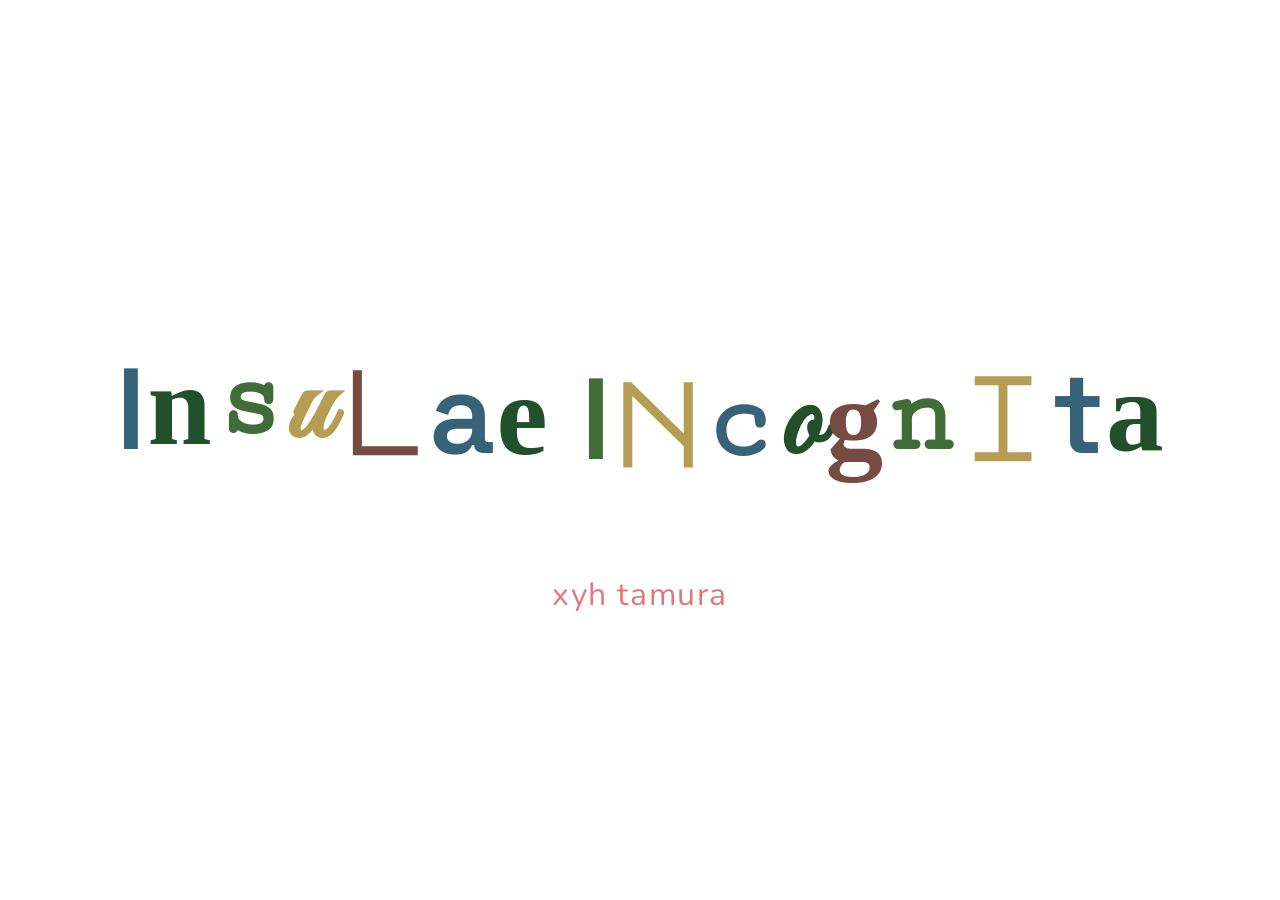
<file: ii.html>
<!DOCTYPE html>
<html lang="en">
<head>
  <meta charset="UTF-8" />
  <meta name="viewport" content="width=device-width, initial-scale=1" />
  <title>Insulae Incognita — Title Cover</title>
  <link href="https://fonts.googleapis.com/css2?family=Space+Grotesk:wght@600&family=IM+Fell+English:ital@0;1&family=Cutive+Mono&family=Great+Vibes&family=Major+Mono+Display&family=Nunito:wght@700&display=swap" rel="stylesheet">
  <style>
    :root {
      --water: hsl(199, 38%, 34%);
      --sand:  hsl(45,  40%, 52%);
      --grass: hsl(110, 32%, 32%);
      --forest:hsl(133, 42%, 22%);
      --mount: hsl(12,  28%, 36%);
      --sky-1: hsl(195, 62%, 92%);
      --sky-2: hsl(200, 52%, 86%);
      --coral: hsl(12, 70%, 60%);
      --pink: hsl(340, 65%, 70%);
    }
    html, body { height: 100%; margin: 0; }
    body {
      display: flex;
      justify-content: center;
      align-items: center;
      background: #fff;
    }
    .wrap { text-align: center; }
    .title {
      font-size: clamp(48px, 9vw, 120px);
      display: inline-flex;
      gap: 0.02em;
      line-height: 0.95;
    }
    .title span { display: inline-block; }
    .f1 { font-family: 'Space Grotesk', sans-serif; font-weight: 600; letter-spacing: -0.01em; }
    .f2 { font-family: 'IM Fell English', serif; font-style: normal; }
    .f3 { font-family: 'Cutive Mono', monospace; }
    .f4 { font-family: 'Great Vibes', cursive; font-size: 1.08em; letter-spacing: 0.02em; }
    .f5 { font-family: 'Major Mono Display', monospace; letter-spacing: 0.06em; }

    .water  { color: var(--water); }
    .sand   { color: var(--sand); }
    .grass  { color: var(--grass); }
    .forest { color: var(--forest); }
    .mount  { color: var(--mount); }

    .title span:nth-child(1)  { transform: translateY(-6px); }
    .title span:nth-child(2)  { transform: translateY(-10px); }
    .title span:nth-child(3)  { transform: translateY(-14px); }
    .title span:nth-child(4)  { transform: translateY(-10px); }
    .title span:nth-child(5)  { transform: translateY(-6px); }
    .title span:nth-child(6)  { transform: translateY(-2px); }
    .title span:nth-child(7)  { transform: translateY(0px); }
    .title span:nth-child(8)  { transform: translateY(2px); }
    .title span:nth-child(9)  { transform: translateY(4px); }
    .title span:nth-child(10) { transform: translateY(6px); }
    .title span:nth-child(11) { transform: translateY(8px); }
    .title span:nth-child(12) { transform: translateY(6px); }
    .title span:nth-child(13) { transform: translateY(4px); }
    .title span:nth-child(14) { transform: translateY(2px); }
    .title span:nth-child(15) { transform: translateY(0px); }
    .title span:nth-child(16) { transform: translateY(-2px); }
    .title span:nth-child(17) { transform: translateY(-4px); }

    .byline {
      margin-top: 1rem;
      font-family: 'Nunito', sans-serif;
      font-size: clamp(20px, 3vw, 32px);
      letter-spacing: 0.05em;
      background: linear-gradient(90deg, var(--pink), var(--coral));
      -webkit-background-clip: text;
      -webkit-text-fill-color: transparent;
    }
  </style>
</head>
<body>
  <div class="wrap">
    <h1 class="title">
      <span class="f1 water">I</span>
      <span class="f2 forest">n</span>
      <span class="f3 grass">s</span>
      <span class="f4 sand">u</span>
      <span class="f5 mount">l</span>
      <span class="f1 water">a</span>
      <span class="f2 forest">e</span>
      <span>&nbsp;</span>
      <span class="f1 grass">I</span>
      <span class="f5 sand">n</span>
      <span class="f3 water">c</span>
      <span class="f4 forest">o</span>
      <span class="f2 mount">g</span>
      <span class="f3 grass">n</span>
      <span class="f5 sand">i</span>
      <span class="f1 water">t</span>
      <span class="f2 forest">a</span>
    </h1>
    <div class="byline">xyh tamura</div>
  </div>
</body>
</html>
</file>
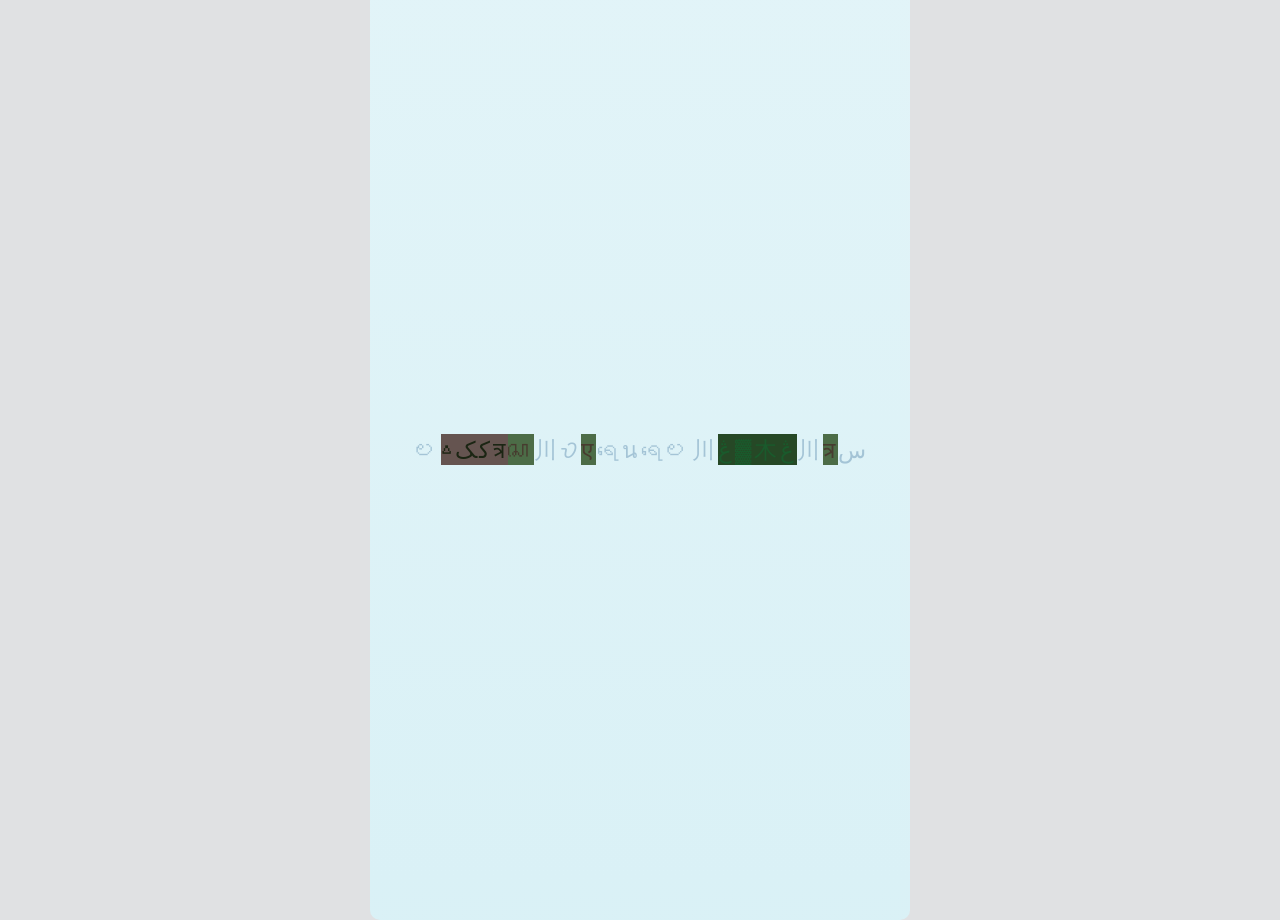
<file: insulae.html>
<!DOCTYPE html>
<html>
<head>

<link rel="preconnect" href="https://fonts.googleapis.com">
<link rel="preconnect" href="https://fonts.gstatic.com" crossorigin>
<link href="https://fonts.googleapis.com/css2?family=Noto+Sans:wght@100..900&display=swap" rel="stylesheet">
<link href="https://fonts.googleapis.com/css2?family=Noto+Sans+Tagalog&display=swap" rel="stylesheet">



    <meta charset="UTF-8">
    <script src="glyphData.js"></script>
    <script src="translationModule.js"></script>
    <script src="backgroundManager.js"></script>
    <script src="lineGenerator.js"></script>
    <title>Insulae Incognita</title>
    <style>
@font-face {
    font-family: 'Noto Sans';
    src:
        /* Local file first */
        url('./fonts/NotoSans-VariableFont_wdth,wght.ttf') format('truetype-variations'),
        /* Google Fonts fallback */
        url('https://fonts.gstatic.com/s/notosans/v40/o-0IIpQlx3QUlC5A4PNr5TR1l1ldS4f3.woff2') format('woff2');
    font-weight: 100 900;
    font-stretch: 62.5% 100%;
}

@font-face {
    font-family: 'Noto Sans Tagalog';
    src:
        /* Local file first */
        url('./fonts/NotoSansTagalog-Regular.ttf') format('truetype'),
        /* Google Fonts fallback */
        url('https://fonts.gstatic.com/s/notosanstagalog/v20/Y4GaaLOX1SKvB-x5zEpGOIv8uPr5YxUC.woff2') format('woff2');
    font-weight: 400;
    font-style: normal;
}
		
        body {
            margin: 0;
            padding: 0;
            overflow: hidden;
            font-family: 'Noto Sans', 'Noto Sans Tagalog', sans-serif;
			
            display: flex;
            justify-content: center;
            align-items: center;
            height: 100vh;
            transition: background-color 1s ease;
        }
        #terminal {
            font-size: 2.5vmin;
            line-height: 1;
            letter-spacing: 3px;
            text-align: center;
            white-space: pre;
            padding: 20px;
            border-radius: 10px;
            width: 100%;
            height: 100%;
            display: flex;
            justify-content: center;
            align-items: center;
            transition: background-color 1s ease;
max-width: 500px;  /* Set your desired maximum width */
        white-space: nowrap; /* Prevents text from wrapping to the next line */
        overflow: hidden;    /* Hides any content that overflows the container */
        }
        #terminal-content {
            max-width: 90%;
            max-height: 90%;
            overflow: hidden;
			line-height: 0.3;
        }
		

    </style>
</head>
<body>
<div id="terminal">
        <div id="terminal-content">
            <div id="terrain-layer"></div>
            <div id="clouds-layer"></div>
        </div>
    </div>

<script>
    // --- Constants and DOM Elements ---
    const COLS = 30;
    const MAX_LINES = 30;
    const GENERATION_INTERVAL = 1000;
    const container = document.getElementById('terminal-content');

    // --- Module Initialization ---
    const lineGenerator = new LineGenerator(COLS);
    const background = new BackgroundManager();
    const translator = new TranslationEngine();

    // --- Helper function to build HTML from cell data ---
    function buildHTMLFromData(data) {
        return data.map(cell => 
            `<span class="${cell.className}">${cell.char}</span>`
        ).join('');
    }

    // --- Main Loop ---
    setInterval(() => {
        // --- 1. MUTATE EXISTING LINES ---
        for (const lineP of container.children) {
            // First, parse the existing HTML back into a data array
            let currentLineData = Array.from(lineP.children).map(span => {
                return { char: span.textContent, className: span.className };
            });

            // Keep a copy of the original length to check for changes
            const originalLength = currentLineData.length;

            // Pass the data to the translator
            const mutatedLineData = translator.translateLineData(currentLineData);

            // If a mutation happened (the line's content changed), re-render the <p>
            if (mutatedLineData.length !== originalLength) {
                 console.log(`MUTATION OCCURRED`);
                 lineP.innerHTML = buildHTMLFromData(mutatedLineData);
            }
        }

        // --- 2. GENERATE ONE NEW LINE ---
        const newLineData = lineGenerator.generateNewLine();
        const newP = document.createElement('p');
        newP.innerHTML = buildHTMLFromData(newLineData);
        container.prepend(newP);

        // --- 3. MAINTAIN SCREEN SIZE ---
        if (container.children.length > MAX_LINES) {
            container.lastElementChild.remove();
        }
    }, GENERATION_INTERVAL);


    // --- Smooth Animation Loop ---
    function animationLoop() {
        background.update();
        requestAnimationFrame(animationLoop);
    }

    // --- Start Everything ---
    animationLoop();
</script>
</body>
</html>
</file>
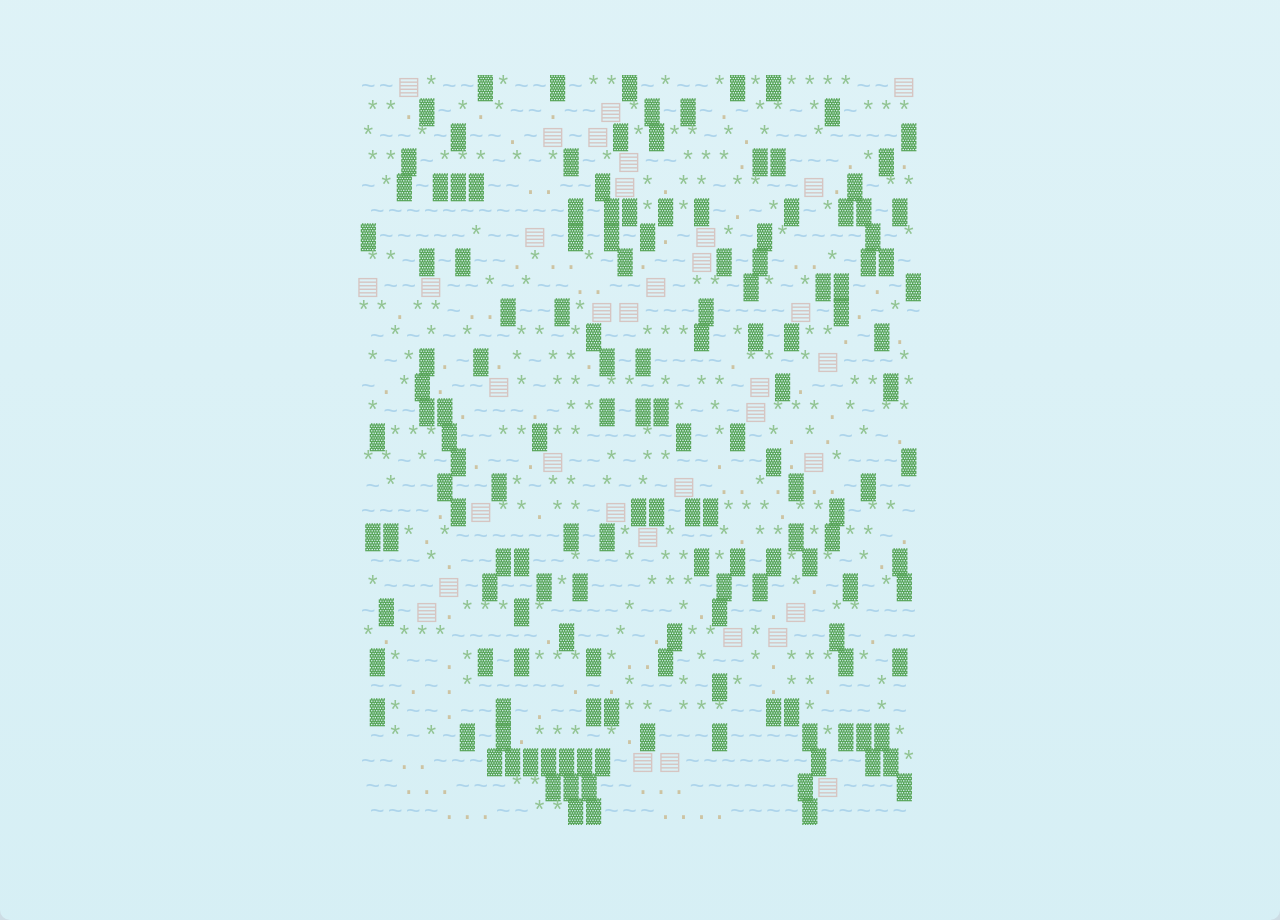
<file: pang.html>
<!DOCTYPE html>
<html>
<head>
    <title>pang</title>
    <style>
        body {
            margin: 0;
            padding: 0;
            overflow: hidden;
            font-family: monospace;
            display: flex;
            justify-content: center;
            align-items: center;
            height: 100vh;
            transition: background-color 1s ease;
        }
        #terminal {
            font-size: 3vmin;
            line-height: 1;
            letter-spacing: 3px;
            text-align: center;
            white-space: pre;
            padding: 20px;
            border-radius: 10px;
            width: 100%;
            height: 100%;
            display: flex;
            justify-content: center;
            align-items: center;
            transition: background-color 1s ease;
        }
        #terminal-content {
            max-width: 90%;
            max-height: 90%;
            overflow: hidden;
        }
    </style>
</head>
<body>
    <div id="terminal">
        <div id="terminal-content"></div>
    </div>

    <script>
        // Fixed 30x30 grid
        const COLS = 30;
        const ROWS = 30;
        const SCROLL_SPEED = 0.1;
        
        // Base colors for terrain types (will be hue-shifted)
        const BASE_COLORS = {
            water: { h: 200, s: 60, l: 80, speed: 1.2 },
            sand: { h: 45, s: 30, l: 72, speed: 1.0 },
            grass: { h: 120, s: 30, l: 67, speed: 0.8 },
            forest: { h: 120, s: 30, l: 50, speed: 0.6 },
            mountain: { h: 10, s: 20, l: 80, speed: 0.4 }
        };

        const TERRAIN_TYPES = [
            { name: 'water', chars: ['~'], baseColor: BASE_COLORS.water, weight: 0.4, height: -1 },
            { name: 'sand', chars: ['.'], baseColor: BASE_COLORS.sand, weight: 0.1, height: 0 },
            { name: 'grass', chars: ['*'], baseColor: BASE_COLORS.grass, weight: 0.3, height: 1 },
            { name: 'forest', chars: ['▓'], baseColor: BASE_COLORS.forest, weight: 0.15, height: 2 },
            { name: 'mountain', chars: ['▤'], baseColor: BASE_COLORS.mountain, weight: 0.05, height: 3 }
        ];

        class ScrollingTerrain {
            constructor() {
                this.grid = Array(ROWS).fill().map(() => 
                    Array(COLS).fill().map(() => this.randomTerrain())
                );
                this.scrollOffset = 0;
                this.clusterStrength = 0.7;
                this.globalHueSpeed = 0.01; // Global speed multiplier
                this.time = 0;
            }
            
            randomTerrain() {
                const totalWeight = TERRAIN_TYPES.reduce((sum, t) => sum + t.weight, 0);
                let random = Math.random() * totalWeight;
                let weightSum = 0;
                
                for (const terrain of TERRAIN_TYPES) {
                    weightSum += terrain.weight;
                    if (random <= weightSum) return terrain;
                }
                return TERRAIN_TYPES[0];
            }
            
            update() {
                this.time += 0.01;
                
                this.scrollOffset += SCROLL_SPEED;
                
                // When we've scrolled one full row
                if (this.scrollOffset >= 1) {
                    this.scrollOffset = 0;
                    this.grid.shift(); // Remove top row
                    this.grid.push(this.generateNextRow()); // Add new bottom row
                }
            }
            
            generateNextRow() {
                const newRow = [];
                const lastRow = this.grid[this.grid.length-1];
                
                for (let x = 0; x < COLS; x++) {
                    // Get neighbors for clustering
                    const left = newRow[x-1] || lastRow[x];
                    const above = lastRow[x];
                    
                    // Combine influences
                    if (Math.random() < this.clusterStrength) {
                        newRow.push(Math.random() < 0.6 ? left : above);
                    } else {
                        newRow.push(this.randomTerrain());
                    }
                }
                
                return newRow;
            }
            
            getShiftedColor(baseColor) {
                // Calculate individual hue shift based on terrain type's speed
                const hueShift = (this.time * this.globalHueSpeed * baseColor.speed * 360) % 360;
                const hue = (baseColor.h + hueShift + 360) % 360;
                return `hsl(${hue}, ${baseColor.s}%, ${baseColor.l}%)`;
            }
            
            updateBackgrounds() {
                // Calculate background colors with hue shift (using average speed)
                const avgSpeed = (BASE_COLORS.water.speed + BASE_COLORS.sand.speed) / 2;
                const bgHueShift = (this.time * this.globalHueSpeed * avgSpeed * 360) % 360;
                const bgHue = (200 + bgHueShift) % 360;
                const terminalBgHue = (190 + bgHueShift * 0.7) % 360;
                
                document.body.style.backgroundColor = `hsl(${bgHue}, 30%, 85%)`;
                document.getElementById('terminal').style.backgroundImage = 
                    `linear-gradient(hsl(${terminalBgHue}, 60%, 92%), hsl(${terminalBgHue}, 60%, 90%))`;
            }
            
            render() {
                let output = '';
                
                for (let y = 0; y < ROWS; y++) {
                    // Calculate vertical position with scroll offset
                    const renderY = y - this.scrollOffset;
                    
                    // Only render visible rows
                    if (renderY >= -1 && renderY < ROWS) {
                        for (let x = 0; x < COLS; x++) {
                            const terrain = this.grid[y][x];
                            const color = this.getShiftedColor(terrain.baseColor);
                            output += `<span style="color:${color}">${terrain.chars[0]}</span>`;
                        }
                        output += '\n';
                    }
                }
                
                document.getElementById('terminal-content').innerHTML = output;
                this.updateBackgrounds();
            }
        }

        // Initialize and run
        const terrain = new ScrollingTerrain();
        
        function gameLoop() {
            terrain.update();
            terrain.render();
            requestAnimationFrame(gameLoop);
        }
        
        // Start the animation
        gameLoop();

        // Handle window resize
        window.addEventListener('resize', function() {
            const content = document.getElementById('terminal-content');
            const fontSize = Math.min(
                window.innerWidth / (COLS * 1.2), 
                window.innerHeight / (ROWS * 1.2)
            );
            content.style.fontSize = `${fontSize}px`;
        });

        // Add controls for global speed
        document.addEventListener('keydown', (e) => {
            if (e.key === 'ArrowUp') {
                terrain.globalHueSpeed = Math.min(terrain.globalHueSpeed + 0.1, 2.0);
            } else if (e.key === 'ArrowDown') {
                terrain.globalHueSpeed = Math.max(terrain.globalHueSpeed - 0.1, 0.1);
            }
        });
    </script>
</body>
</html>
</file>
<file: about/style.css>
@font-face {
  font-family: "Noto Sans Local";
  src: url("../fonts/NotoSans-VariableFont_wdth,wght.ttf") format("truetype-variations");
  font-weight: 100 900;
  font-style: normal;
  font-display: swap;
}

@font-face {
  font-family: "Noto Sans Local";
  src: url("../fonts/NotoSans-Italic-VariableFont_wdth,wght.ttf") format("truetype-variations");
  font-weight: 100 900;
  font-style: italic;
  font-display: swap;
}

@font-face {
  font-family: "Noto Sans Tagalog Local";
  src: url("../fonts/NotoSansTagalog-Regular.ttf") format("truetype");
  font-style: normal;
  font-display: swap;
}

:root {
  --paper: #eef7f6;
  --paper-deep: #dceceb;
  --ink: #182725;
  --muted: #536966;
  --water: #76aeb8;
  --water-dark: #2f6874;
  --sand: #b49c62;
  --grass: #66784d;
  --forest: #185d3d;
  --mountain: #493f37;
  --coral: #a94d57;
  --line: rgba(41, 76, 72, .2);
  --soft-line: rgba(41, 76, 72, .11);
  --panel: rgba(248, 252, 247, .72);
  --serif: Georgia, "Times New Roman", serif;
  --sans: "Noto Sans Local", "Noto Sans Tagalog Local", "Noto Sans", sans-serif;
  --mono: "Noto Sans Local", "Noto Sans Mono", Consolas, monospace;
  color-scheme: light;
}

* { box-sizing: border-box; }

html {
  scroll-behavior: smooth;
  scroll-padding-top: 5.5rem;
}

body {
  margin: 0;
  color: var(--ink);
  background:
    radial-gradient(circle at 12% 2%, rgba(121, 179, 186, .22), transparent 28rem),
    linear-gradient(180deg, #f5fbf9 0, var(--paper) 26rem, #edf4ef 100%);
  font-family: var(--sans);
  font-size: 17px;
  line-height: 1.72;
  text-rendering: optimizeLegibility;
}

body::before {
  content: "";
  position: fixed;
  inset: 0;
  z-index: -1;
  pointer-events: none;
  opacity: .28;
  background-image:
    linear-gradient(rgba(28, 75, 69, .035) 1px, transparent 1px),
    linear-gradient(90deg, rgba(28, 75, 69, .03) 1px, transparent 1px);
  background-size: 32px 32px;
}

::selection { color: #fff; background: var(--forest); }

a {
  color: var(--water-dark);
  text-decoration-color: rgba(47, 104, 116, .36);
  text-decoration-thickness: 1px;
  text-underline-offset: .18em;
}

a:hover { color: var(--coral); text-decoration-color: currentColor; }

.reading-progress {
  position: fixed;
  z-index: 30;
  inset: 0 0 auto;
  height: 3px;
  background: rgba(255, 255, 255, .3);
}

.reading-progress span {
  display: block;
  width: 0;
  height: 100%;
  background: linear-gradient(90deg, var(--water), var(--forest), var(--sand), var(--coral));
}

.site-header {
  position: relative;
  z-index: 5;
  display: flex;
  justify-content: space-between;
  align-items: center;
  gap: 2rem;
  max-width: 1460px;
  margin: 0 auto;
  padding: 1.15rem clamp(1.2rem, 4vw, 4rem);
  border-bottom: 1px solid var(--soft-line);
}

.wordmark {
  color: var(--ink);
  font-size: .95rem;
  font-weight: 620;
  letter-spacing: .08em;
  text-decoration: none;
}

.wordmark .water { color: var(--water-dark); }
.wordmark .sand { color: var(--sand); font-style: italic; }
.wordmark .forest { color: var(--forest); font-weight: 850; }
.wordmark .mountain { color: var(--mountain); font-size: 1.12em; }

.site-header nav { display: flex; gap: 1.3rem; }
.site-header nav a {
  color: var(--muted);
  font-size: .73rem;
  font-weight: 650;
  letter-spacing: .1em;
  text-decoration: none;
  text-transform: uppercase;
}
.site-header nav a:hover { color: var(--coral); }

main { overflow: clip; }

.hero {
  display: grid;
  grid-template-columns: minmax(0, 1fr) minmax(260px, 340px);
  align-items: center;
  gap: clamp(2.5rem, 6vw, 6rem);
  min-height: min(720px, calc(100vh - 72px));
  max-width: 1240px;
  margin: 0 auto;
  padding: clamp(4rem, 9vh, 7rem) clamp(1.2rem, 4vw, 4rem) clamp(5rem, 11vh, 9rem);
}

.kicker,
.aside-label {
  margin: 0 0 1rem;
  color: var(--coral);
  font-size: .68rem;
  font-weight: 730;
  letter-spacing: .18em;
  text-transform: uppercase;
}

.hero h1 {
  max-width: 16ch;
  margin: 0;
  font-family: var(--sans);
  font-size: clamp(3rem, 6vw, 5.8rem);
  font-stretch: 86%;
  font-weight: 320;
  letter-spacing: -.045em;
  line-height: 1;
}

.hero h1 cite {
  font-style: normal;
  font-weight: inherit;
}

.subtitle {
  margin: .7rem 0 0;
  color: var(--coral);
  font-size: .9rem;
  font-weight: 600;
  letter-spacing: .08em;
}

.deck {
  max-width: 61ch;
  margin: 2rem 0 0;
  color: #344a47;
  font-family: var(--serif);
  font-size: clamp(1.12rem, 1.5vw, 1.36rem);
  line-height: 1.55;
}

.hero-actions {
  display: flex;
  flex-wrap: wrap;
  align-items: center;
  gap: 1rem 1.5rem;
  margin-top: 2.2rem;
}

.hero-actions a {
  font-size: .8rem;
  font-weight: 680;
  letter-spacing: .06em;
  text-decoration: none;
  text-transform: uppercase;
}

.hero-image {
  width: min(100%, 340px);
  margin: 0 auto;
}

.hero-image img {
  display: block;
  width: 100%;
  height: auto;
  border: 1px solid var(--line);
}

.hero-image figcaption,
.manual-figure figcaption {
  margin-top: .7rem;
  color: var(--muted);
  font-family: var(--sans);
  font-size: .7rem;
  line-height: 1.5;
}

.hero-actions .primary-action {
  padding: .78rem 1.1rem;
  color: #f4fcf8;
  border-radius: 2px;
  background: var(--forest);
}

.hero-actions .primary-action:hover { background: var(--coral); }

.terrain-figure { margin: 0; }

.terrain-frame {
  position: relative;
  display: flex;
  flex-direction: column;
  justify-content: flex-end;
  width: min(100%, 520px);
  aspect-ratio: .77;
  margin-inline: auto;
  overflow: hidden;
  border: 1px solid rgba(29, 83, 76, .18);
  background: #d4edf1;
  box-shadow: 0 2rem 5rem rgba(37, 87, 80, .16);
}

.terrain-frame::after {
  content: "";
  position: absolute;
  inset: 0;
  pointer-events: none;
  background:
    linear-gradient(180deg, rgba(255, 255, 255, .44), transparent 18%, transparent 82%, rgba(14, 56, 49, .09)),
    repeating-linear-gradient(0deg, transparent 0 19px, rgba(255, 255, 255, .065) 20px);
  mix-blend-mode: soft-light;
}

.terrain-fallback,
.terrain-line {
  margin: 0;
  white-space: nowrap;
  font-family: var(--sans);
  font-size: clamp(12px, 1.33vw, 20px);
  font-weight: 500;
  line-height: 1.05;
  letter-spacing: .02em;
}

.terrain-fallback {
  padding: 1rem;
  color: var(--water-dark);
  line-height: 1.45;
  overflow: hidden;
}

.terrain-line {
  display: flex;
  width: max-content;
  min-height: 1.05em;
}

.terrain-line span {
  display: inline-grid;
  width: .85em;
  height: 1.05em;
  place-items: center;
}

.terrain-line .water { color: #6caab8; }
.terrain-line .sand { color: #6f5d32; background: #c6b278; }
.terrain-line .grass { color: #2f452a; background: #7b8d62; }
.terrain-line .forest { color: #bcd1b0; background: #16623d; }
.terrain-line .mountain { color: #c9b8a4; background: #4c433b; }

.terrain-figure figcaption {
  width: min(100%, 520px);
  margin: .9rem auto 0;
  color: var(--muted);
  font-size: .7rem;
  letter-spacing: .06em;
  text-align: right;
  text-transform: uppercase;
}

.paper-grid {
  display: grid;
  grid-template-columns: minmax(180px, 250px) minmax(0, 760px);
  justify-content: center;
  align-items: start;
  gap: clamp(3rem, 8vw, 8rem);
  max-width: 1270px;
  margin: 0 auto;
  padding: 0 clamp(1.2rem, 4vw, 4rem) 8rem;
}

.contents {
  position: sticky;
  top: 2.5rem;
  padding-top: 1rem;
  border-top: 1px solid var(--line);
}

.contents ol {
  margin: 0;
  padding: 0;
  list-style: none;
  counter-reset: currents;
}

.contents li { counter-increment: currents; }
.contents a {
  display: grid;
  grid-template-columns: 2.2rem 1fr;
  padding: .36rem 0;
  color: var(--muted);
  font-size: .73rem;
  line-height: 1.35;
  text-decoration: none;
}
.contents a::before {
  content: counter(currents, decimal-leading-zero);
  color: var(--water-dark);
  font-variant-numeric: tabular-nums;
}
.contents a:hover,
.contents a.is-current { color: var(--forest); }
.contents a.is-current::before { color: var(--coral); }

.exegesis > section {
  position: relative;
  margin-bottom: clamp(5.5rem, 11vw, 9rem);
}

.exegesis h2 {
  max-width: 16ch;
  margin: 0 0 2rem;
  font-family: var(--serif);
  font-size: clamp(2.25rem, 5vw, 4rem);
  font-weight: 400;
  letter-spacing: -.035em;
  line-height: 1.05;
}

.exegesis p { margin: 0 0 1.35em; }
.exegesis section > p:not(.section-number):not(.aside-label):not(.source-link) {
  font-family: var(--serif);
  font-size: 1.04rem;
}

.manual-figure {
  margin: 2.5rem 0;
}

.manual-figure img {
  display: block;
  width: 100%;
  height: auto;
  border: 1px solid var(--soft-line);
  background: rgba(255, 255, 255, .55);
}

.figure-wide {
  width: 100%;
}

.figure-narrow {
  width: min(100%, 430px);
  margin-inline: auto;
}

.figure-pair {
  display: grid;
  grid-template-columns: repeat(2, minmax(0, 1fr));
  align-items: start;
  gap: 1rem;
  margin: 2.5rem 0;
}

.figure-pair .manual-figure {
  margin: 0;
}

.figure-pair .manual-figure img {
  aspect-ratio: 16 / 9;
  object-fit: contain;
}

.code-figures {
  grid-template-columns: minmax(180px, .7fr) minmax(260px, 1.3fr);
}

.code-figures .manual-figure img {
  aspect-ratio: auto;
  max-height: 470px;
}

.plain-steps {
  margin: 1.5rem 0 2rem;
  padding-left: 1.35rem;
  font-family: var(--serif);
  font-size: 1.02rem;
}

.plain-steps li {
  margin-bottom: .55rem;
  padding-left: .25rem;
}

.artist-grid {
  display: grid;
  grid-template-columns: 180px minmax(0, 1fr);
  align-items: start;
  gap: 1.5rem;
}

.artist-grid img {
  display: block;
  width: 100%;
  height: auto;
  border: 1px solid var(--soft-line);
}

.artist-grid p:last-child {
  margin-bottom: 0;
}

.section-number {
  position: absolute;
  top: .38rem;
  right: calc(100% + 1.7rem);
  margin: 0;
  color: var(--coral);
  font-size: .68rem;
  font-weight: 730;
  letter-spacing: .1em;
}

.opening {
  color: var(--forest);
  font-size: 1.4rem !important;
  line-height: 1.52;
}

.abstract {
  padding-top: 1.6rem;
  border-top: 1px solid var(--line);
}

.abstract > p:not(.section-number) {
  color: #2d4541;
  font-size: 1.12rem !important;
}

.metadata {
  display: grid;
  grid-template-columns: repeat(2, minmax(0, 1fr));
  gap: 0;
  margin: 2.5rem 0 0;
  border-top: 1px solid var(--line);
}

.metadata div {
  padding: 1rem 1rem 1rem 0;
  border-bottom: 1px solid var(--soft-line);
}
.metadata div:nth-child(odd) { border-right: 1px solid var(--soft-line); }
.metadata div:nth-child(even) { padding-left: 1rem; }
.metadata dt {
  color: var(--coral);
  font-size: .64rem;
  font-weight: 720;
  letter-spacing: .13em;
  text-transform: uppercase;
}
.metadata dd {
  margin: .25rem 0 0;
  color: var(--muted);
  font-family: var(--serif);
  font-size: .88rem;
  line-height: 1.55;
}

.note-ref {
  position: relative;
  top: -.1em;
  margin-left: .08em;
  font-family: var(--sans);
  font-size: .62em;
  line-height: 0;
}
.note-ref a { color: var(--coral); text-decoration: none; }

.critical-note {
  margin: 2.3rem 0;
  padding: 1.35rem 1.5rem 1.25rem;
  border-left: 4px solid var(--sand);
  background: rgba(255, 251, 232, .58);
}
.critical-note p:last-child {
  margin: 0;
  color: #435550;
  font-family: var(--sans);
  font-size: .86rem;
  line-height: 1.6;
}
.critical-note .aside-label { margin-bottom: .5rem; }
.limit-note { border-left-color: var(--coral); background: rgba(255, 242, 239, .62); }

.script-current {
  display: flex;
  align-items: center;
  justify-content: space-between;
  gap: .7rem;
  margin: 2.8rem 0;
  padding: 1.25rem 1.5rem;
  overflow: hidden;
  border-block: 1px solid var(--line);
  color: var(--forest);
  font-size: clamp(1.1rem, 3vw, 2rem);
}
.script-current i { color: var(--water); font-family: var(--serif); font-size: .75em; }

blockquote {
  margin: 3.2rem 0;
  padding: .4rem 0 .4rem 2rem;
  border-left: 1px solid var(--forest);
}
blockquote p {
  max-width: 21ch;
  margin: 0 !important;
  color: var(--forest);
  font-family: var(--serif) !important;
  font-size: clamp(1.7rem, 4vw, 2.7rem) !important;
  font-style: italic;
  line-height: 1.15;
}

.counter-map {
  display: grid;
  grid-template-columns: 1fr auto 1fr;
  align-items: center;
  gap: 1.2rem;
  margin: 2.7rem 0;
}
.counter-map > div {
  min-height: 235px;
  padding: 1.25rem;
  border: 1px solid var(--line);
  background: var(--panel);
}
.counter-map > div:last-child { color: #f4f8ee; background: var(--forest); }
.counter-map .aside-label { margin-bottom: .7rem; }
.counter-map > div:last-child .aside-label { color: #b9d1b7; }
.counter-map strong {
  display: block;
  margin-bottom: 1rem;
  font-family: var(--serif);
  font-size: 2rem;
  font-weight: 400;
}
.counter-map span { display: block; font-size: .75rem; }
.counter-map > b { color: var(--coral); font-family: var(--serif); font-size: 2rem; font-weight: 400; }

.algorithm-figure { margin: 2.7rem 0; }
.cell-diagram {
  display: grid;
  grid-template-columns: repeat(5, 1fr);
  grid-template-rows: auto 2rem auto;
  align-items: center;
  gap: .6rem;
  padding: 1.5rem;
  border: 1px solid var(--line);
  background: rgba(248, 252, 247, .62);
}
.cell {
  display: grid;
  min-height: 90px;
  padding: .6rem;
  place-items: center;
  color: #f7fbf6;
  font-size: .7rem;
  line-height: 1.35;
  text-align: center;
  text-transform: uppercase;
}
.cell b { display: block; font-family: var(--serif); font-size: 1.3rem; font-weight: 400; }
.above { grid-column: 1 / 2; background: var(--water-dark); }
.left { grid-column: 3 / 4; background: var(--grass); }
.chance { grid-column: 5 / 6; background: #776638; }
.new { grid-column: 3 / 4; grid-row: 3; color: #fff; background: var(--forest); }
.arrow { color: var(--coral); font-family: var(--serif); font-size: 1.8rem; text-align: center; }
.a1 { grid-column: 1 / 3; grid-row: 2; }
.a2 { grid-column: 3 / 4; grid-row: 2; transform: rotate(90deg); }
.a3 { grid-column: 4 / 6; grid-row: 2; }
.algorithm-figure figcaption,
.source-link {
  margin-top: .8rem !important;
  color: var(--muted);
  font-family: var(--sans) !important;
  font-size: .72rem !important;
  line-height: 1.55;
}

.code-sample {
  margin: 2.4rem 0;
  padding: 1.25rem 1.4rem;
  overflow: auto;
  border-left: 3px solid var(--forest);
  color: #d8ecdd;
  background: #1d302c;
  font-family: var(--mono);
  font-size: .76rem;
  line-height: 1.75;
  tab-size: 2;
}

.score-strip {
  display: grid;
  grid-template-columns: 1fr auto 1fr auto 1fr auto 1fr;
  align-items: center;
  gap: .55rem;
  margin: 2.7rem 0;
  padding: 1.25rem;
  border-block: 1px solid var(--line);
}
.score-strip span { color: var(--muted); font-size: .66rem; line-height: 1.4; }
.score-strip b { display: block; color: var(--forest); font-size: .7rem; text-transform: uppercase; }
.score-strip i { color: var(--coral); }

.translation-table {
  display: grid;
  gap: .65rem;
  margin: 2.5rem 0;
}
.translation-table > div {
  display: grid;
  grid-template-columns: 1.2fr 1fr auto 1.8fr 1fr;
  align-items: baseline;
  gap: .65rem;
  padding: .9rem 1.1rem;
  border-bottom: 1px solid var(--line);
}
.translation-table span { color: var(--forest); font-size: 1.8rem; }
.translation-table b { color: var(--muted); font-size: .68rem; font-weight: 500; }
.translation-table > div > i { color: var(--coral); font-family: var(--serif); }

.three-processes {
  display: grid;
  grid-template-columns: repeat(3, 1fr);
  gap: .75rem;
  margin: 2.7rem 0;
  padding: 0;
  list-style: none;
}
.three-processes li {
  min-height: 160px;
  padding: 1.1rem;
  border: 1px solid var(--line);
  background: var(--panel);
}
.three-processes strong { display: block; color: var(--forest); font-family: var(--serif); font-size: 1.25rem; font-weight: 400; }
.three-processes span { display: block; margin-top: .75rem; color: var(--muted); font-size: .7rem; line-height: 1.55; }

.conclusion { padding-bottom: 1rem; }
.closing-line {
  margin: 2.8rem 0 0 !important;
  color: var(--forest);
  font-family: var(--serif) !important;
  font-size: clamp(2rem, 4.5vw, 3.5rem) !important;
  font-style: italic;
  line-height: 1.08;
}

.apparatus {
  padding: 2rem;
  border: 1px solid var(--line);
  background: rgba(248, 252, 247, .7);
}
.apparatus .section-number { right: calc(100% + 1.7rem); }
.apparatus-grid {
  display: grid;
  grid-template-columns: 1fr 1fr;
  gap: 1rem;
  margin: 2rem 0;
}
.apparatus-grid > div { padding: 1.2rem; border: 1px solid var(--soft-line); }
.apparatus-grid .aside-label { margin-bottom: .5rem; }
.apparatus-grid ul { margin: 0; padding-left: 1.1rem; color: var(--muted); font-size: .78rem; }
details { border-top: 1px solid var(--line); }
summary {
  padding: 1rem 0;
  color: var(--forest);
  cursor: pointer;
  font-size: .78rem;
  font-weight: 680;
  letter-spacing: .05em;
  text-transform: uppercase;
}
.details-body { padding: 0 0 .2rem; }
.details-body p { font-size: .82rem !important; }
kbd { padding: .08rem .32rem; border: 1px solid var(--line); border-radius: 2px; background: #fff; font-family: var(--mono); font-size: .78em; }

.notes-section,
.bibliography {
  padding-top: 1.6rem;
  border-top: 1px solid var(--line);
}
.notes-list {
  margin: 0;
  padding-left: 1.8rem;
}
.notes-list li {
  margin-bottom: 1.2rem;
  padding-left: .5rem;
  color: #3e514d;
  font-family: var(--serif);
  font-size: .83rem;
  line-height: 1.55;
}
.notes-list li::marker { color: var(--coral); font-family: var(--sans); font-size: .8em; }
.notes-list a,
.bib-list a,
.cite-this a { overflow-wrap: anywhere; }
.backlink { margin-left: .25rem; color: var(--coral); text-decoration: none; }

.bib-list p {
  margin: 0 0 1.15rem !important;
  padding-left: 1.6rem;
  color: #3e514d;
  font-family: var(--serif) !important;
  font-size: .83rem !important;
  line-height: 1.55;
  text-indent: -1.6rem;
}

.cite-this {
  padding: 1.4rem 1.5rem;
  border-left: 4px solid var(--water);
  background: rgba(229, 245, 244, .74);
}
.cite-this .aside-label { margin-bottom: .4rem; }
.cite-this p:last-child { margin: 0; color: var(--muted); font-family: var(--serif); font-size: .82rem; line-height: 1.55; }

footer {
  display: flex;
  justify-content: space-between;
  align-items: center;
  gap: 1rem;
  max-width: 1460px;
  margin: 0 auto;
  padding: 2rem clamp(1.2rem, 4vw, 4rem);
  border-top: 1px solid var(--line);
  color: var(--muted);
  font-size: .7rem;
}
footer p { margin: 0; }
footer span { color: var(--water-dark); font-size: 1.2em; }
footer a { text-decoration: none; text-transform: uppercase; letter-spacing: .08em; }

@media (max-width: 1020px) {
  .hero { grid-template-columns: 1fr 300px; gap: 3rem; }
  .paper-grid { grid-template-columns: 170px minmax(0, 680px); gap: 3.5rem; }
  .section-number { position: static; margin-bottom: .45rem; }
  .apparatus .section-number { position: static; }
}

@media (max-width: 820px) {
  .site-header nav a:not(:first-child) { display: none; }
  .hero { grid-template-columns: 1fr; min-height: auto; }
  .hero h1 { max-width: 16ch; }
  .hero-image { width: min(72vw, 300px); }
  .terrain-frame { width: min(82vw, 490px); }
  .paper-grid { display: block; max-width: 760px; }
  .contents { position: static; margin-bottom: 5rem; }
  .contents ol { columns: 2; column-gap: 2rem; }
  .contents li { break-inside: avoid; }
}

@media (max-width: 600px) {
  body { font-size: 16px; }
  .site-header { align-items: flex-start; padding-top: 1rem; }
  .site-header nav { padding-top: .15rem; }
  .wordmark { max-width: 18ch; line-height: 1.3; }
  .hero { padding-top: 3.5rem; }
  .hero h1 { font-size: clamp(2.7rem, 13vw, 4.2rem); }
  .terrain-frame { width: 100%; }
  .terrain-fallback,
  .terrain-line { font-size: 12px; }
  .contents ol { columns: 1; }
  .metadata { grid-template-columns: 1fr; }
  .metadata div:nth-child(odd) { border-right: 0; }
  .metadata div:nth-child(even) { padding-left: 0; }
  .script-current { padding-inline: .5rem; font-size: 1rem; }
  .counter-map { grid-template-columns: 1fr; }
  .counter-map > div { min-height: 0; }
  .counter-map > b { transform: rotate(90deg); text-align: center; }
  .cell-diagram { grid-template-columns: repeat(3, 1fr); }
  .above { grid-column: 1; }
  .left { grid-column: 2; }
  .chance { grid-column: 3; }
  .new { grid-column: 2; }
  .a1 { grid-column: 1; }
  .a2 { grid-column: 2; }
  .a3 { grid-column: 3; }
  .score-strip { grid-template-columns: 1fr; }
  .score-strip i { transform: rotate(90deg); text-align: center; }
  .translation-table > div { grid-template-columns: 1fr auto 1fr; }
  .translation-table b { display: none; }
  .three-processes { grid-template-columns: 1fr; }
  .three-processes li { min-height: 0; }
  .apparatus { padding: 1.25rem; }
  .apparatus-grid { grid-template-columns: 1fr; }
  .figure-pair,
  .code-figures,
  .artist-grid { grid-template-columns: 1fr; }
  .artist-grid img { width: min(60vw, 215px); }
  footer { align-items: flex-start; flex-direction: column; }
}

@media (prefers-reduced-motion: reduce) {
  html { scroll-behavior: auto; }
  .reading-progress { display: none; }
}

@media print {
  :root { --paper: #fff; --ink: #111; }
  body { color: #111; background: #fff; font-size: 11pt; }
  body::before, .reading-progress, .site-header, .terrain-figure, .contents, .hero-actions, footer { display: none !important; }
  .hero { display: block; min-height: auto; padding: 0 0 2rem; }
  .hero h1 { max-width: none; font-size: 38pt; }
  .paper-grid { display: block; max-width: none; padding: 0; }
  .exegesis > section { margin-bottom: 2rem; break-inside: avoid-page; }
  .exegesis h2 { font-size: 24pt; }
  .section-number { position: static; }
  a { color: inherit; text-decoration: none; }
  .notes-list a[href^="http"]::after,
  .bib-list a[href^="http"]::after { content: none; }
}
</file>
